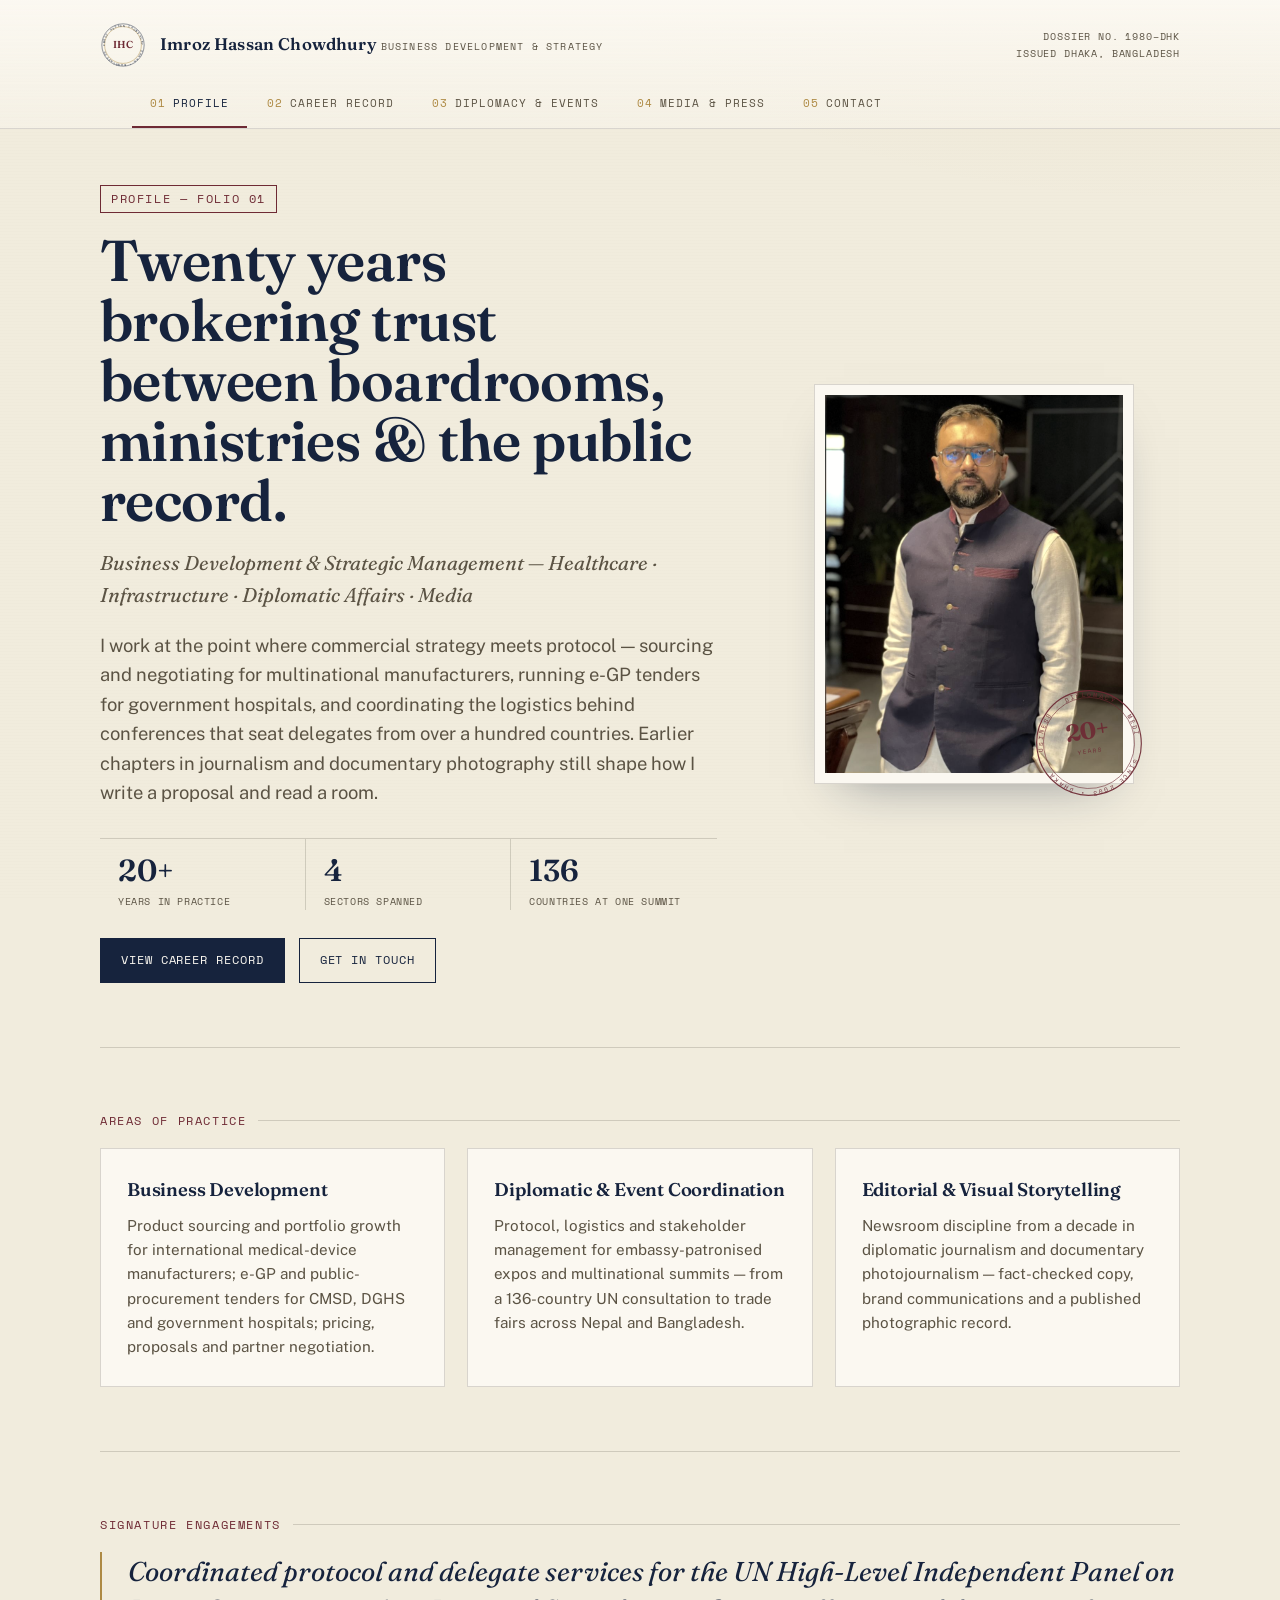
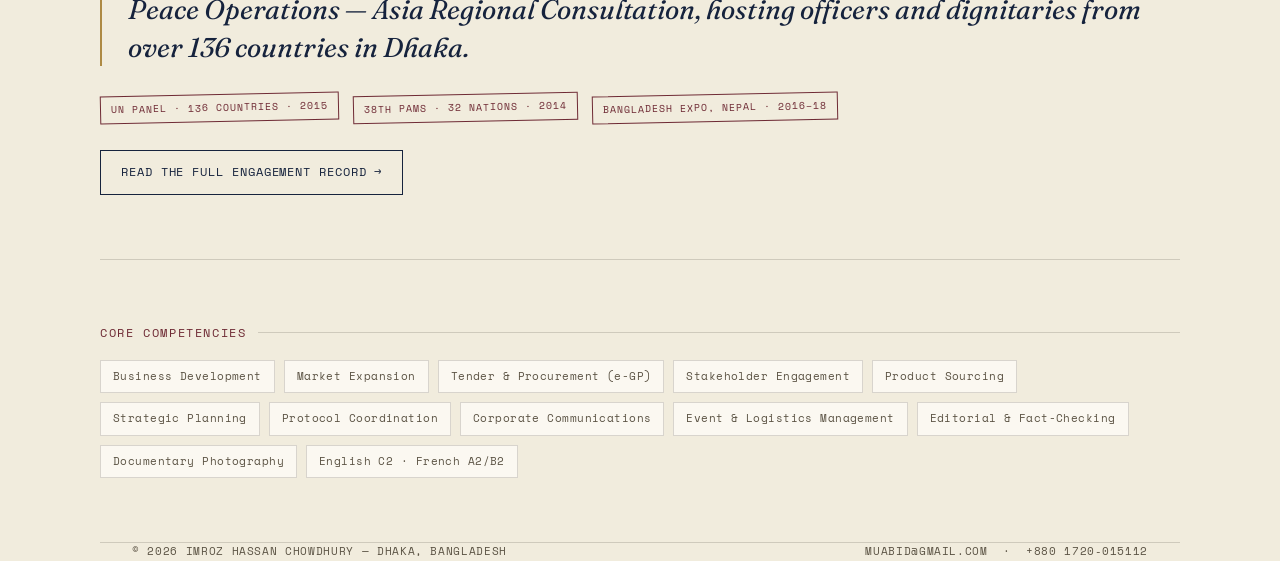
<file: index.html>
<!DOCTYPE html>
<html lang="en">
<head>
<meta charset="UTF-8">
<meta name="viewport" content="width=device-width, initial-scale=1.0">
<title>Imroz Hassan Chowdhury — Dossier</title>
<meta name="description" content="Imroz Hassan Chowdhury — Business Development & Strategic Management professional across healthcare, infrastructure, diplomacy and media.">
<link rel="preconnect" href="https://fonts.googleapis.com">
<link rel="preconnect" href="https://fonts.gstatic.com" crossorigin>
<link href="https://fonts.googleapis.com/css2?family=Fraunces:ital,wght@0,500;0,600;0,700;1,500&family=Public+Sans:wght@400;500;600;700&family=Space+Mono:wght@400;700&display=swap" rel="stylesheet">
<link rel="icon" href="favicon.ico" sizes="any">
<link rel="icon" type="image/png" sizes="32x32" href="favicon-32x32.png">
<link rel="icon" type="image/png" sizes="16x16" href="favicon-16x16.png">
<link rel="apple-touch-icon" href="apple-touch-icon.png">
<link rel="stylesheet" href="styles.css">
</head>
<body>

<header class="masthead">
  <div class="wrap masthead-top">
    <a class="brand" href="index.html">
      <svg class="seal" viewBox="0 0 100 100" role="img" aria-label="Seal of Imroz Hassan Chowdhury">
        <defs>
          <path id="sealTop1" d="M 10,50 A 40,40 0 1 1 90,50" />
          <path id="sealBot1" d="M 90,52 A 40,40 0 1 1 10,52" />
        </defs>
        <circle cx="50" cy="50" r="46" fill="none" stroke="var(--ink)" stroke-width="1"/>
        <circle cx="50" cy="50" r="40" fill="none" stroke="var(--gold)" stroke-width="1"/>
        <text font-family="Space Mono, monospace" font-size="6.2" letter-spacing="1.5" fill="var(--ink)">
          <textPath href="#sealTop1" startOffset="50%" text-anchor="middle">IMROZ HASSAN CHOWDHURY</textPath>
        </text>
        <text font-family="Space Mono, monospace" font-size="6.2" letter-spacing="1.5" fill="var(--ink)">
          <textPath href="#sealBot1" startOffset="50%" text-anchor="middle">DHAKA • BANGLADESH</textPath>
        </text>
        <text x="50" y="56" font-family="Fraunces, serif" font-size="22" font-weight="600" text-anchor="middle" fill="var(--maroon)">IHC</text>
      </svg>
      <span class="brand-text">
        <span class="name">Imroz Hassan Chowdhury</span>
        <span class="role">Business Development &amp; Strategy</span>
      </span>
    </a>
    <div class="doc-ref">Dossier No. 1980–DHK<br>Issued Dhaka, Bangladesh</div>
  </div>
  <nav class="tabnav wrap" aria-label="Primary">
    <a href="index.html" aria-current="page"><span class="n">01</span>Profile</a>
    <a href="career.html"><span class="n">02</span>Career Record</a>
    <a href="diplomacy.html"><span class="n">03</span>Diplomacy &amp; Events</a>
    <a href="media.html"><span class="n">04</span>Media &amp; Press</a>
    <a href="contact.html"><span class="n">05</span>Contact</a>
  </nav>
</header>

<main>
  <section class="folio wrap hero">
    <div class="hero-title">
      <span class="kicker">Profile — Folio 01</span>
      <h1>Twenty years brokering trust between boardrooms, ministries&nbsp;&amp; the public record.</h1>
      <p class="role-line">Business Development &amp; Strategic Management — Healthcare · Infrastructure · Diplomatic Affairs · Media</p>
      <p class="lede">I work at the point where commercial strategy meets protocol — sourcing and negotiating for multinational manufacturers, running e-GP tenders for government hospitals, and coordinating the logistics behind conferences that seat delegates from over a hundred countries. Earlier chapters in journalism and documentary photography still shape how I write a proposal and read a room.</p>
      <div class="stat-row">
        <div class="stat"><span class="num">20+</span><span class="label">Years in practice</span></div>
        <div class="stat"><span class="num">4</span><span class="label">Sectors spanned</span></div>
        <div class="stat"><span class="num">136</span><span class="label">Countries at one summit</span></div>
      </div>
      <div class="btnrow">
        <a class="btn primary" href="career.html">View career record</a>
        <a class="btn" href="contact.html">Get in touch</a>
      </div>
    </div>
    <div class="hero-portrait">
      <div class="frame"><img src="assets/imroz.jpg" alt="Portrait of Imroz Hassan Chowdhury"></div>
      <svg class="stamp" viewBox="0 0 140 140" role="img" aria-label="Twenty plus years, business, diplomacy, media stamp">
        <defs>
          <path id="stampTop1" d="M 15,70 A 55,55 0 1 1 125,70"/>
          <path id="stampBot1" d="M 125,72 A 55,55 0 1 1 15,72"/>
        </defs>
        <circle cx="70" cy="70" r="62" fill="none" stroke="var(--maroon)" stroke-width="1.4"/>
        <circle cx="70" cy="70" r="54" fill="none" stroke="var(--maroon)" stroke-width="0.7"/>
        <text font-family="Space Mono, monospace" font-size="7.4" letter-spacing="2" fill="var(--maroon)">
          <textPath href="#stampTop1" startOffset="50%" text-anchor="middle">BUSINESS · DIPLOMACY · MEDIA</textPath>
        </text>
        <text font-family="Space Mono, monospace" font-size="7.4" letter-spacing="2" fill="var(--maroon)">
          <textPath href="#stampBot1" startOffset="50%" text-anchor="middle">SINCE 2003 • DHAKA</textPath>
        </text>
        <text x="70" y="65" font-family="Fraunces, serif" font-weight="700" font-size="28" text-anchor="middle" fill="var(--maroon)">20+</text>
        <text x="70" y="82" font-family="Space Mono, monospace" font-size="7" letter-spacing="1.5" text-anchor="middle" fill="var(--maroon)">YEARS</text>
      </svg>
    </div>
  </section>

  <section class="folio wrap">
    <div class="folio-label">Areas of Practice</div>
    <div class="grid cols-3">
      <div class="card">
        <h3>Business Development</h3>
        <p>Product sourcing and portfolio growth for international medical-device manufacturers; e-GP and public-procurement tenders for CMSD, DGHS and government hospitals; pricing, proposals and partner negotiation.</p>
      </div>
      <div class="card">
        <h3>Diplomatic &amp; Event Coordination</h3>
        <p>Protocol, logistics and stakeholder management for embassy-patronised expos and multinational summits — from a 136-country UN consultation to trade fairs across Nepal and Bangladesh.</p>
      </div>
      <div class="card">
        <h3>Editorial &amp; Visual Storytelling</h3>
        <p>Newsroom discipline from a decade in diplomatic journalism and documentary photojournalism — fact-checked copy, brand communications and a published photographic record.</p>
      </div>
    </div>
  </section>

  <section class="folio wrap">
    <div class="folio-label">Signature Engagements</div>
    <p class="pullquote">Coordinated protocol and delegate services for the UN High-Level Independent Panel on Peace Operations — Asia Regional Consultation, hosting officers and dignitaries from over 136 countries in Dhaka.</p>
    <div class="btnrow">
      <span class="stamp-badge">UN Panel · 136 Countries · 2015</span>
      <span class="stamp-badge">38th PAMS · 32 Nations · 2014</span>
      <span class="stamp-badge">Bangladesh Expo, Nepal · 2016–18</span>
    </div>
    <div class="btnrow">
      <a class="btn" href="diplomacy.html">Read the full engagement record →</a>
    </div>
  </section>

  <section class="folio wrap">
    <div class="folio-label">Core Competencies</div>
    <div class="tags">
      <span class="tag">Business Development</span>
      <span class="tag">Market Expansion</span>
      <span class="tag">Tender &amp; Procurement (e-GP)</span>
      <span class="tag">Stakeholder Engagement</span>
      <span class="tag">Product Sourcing</span>
      <span class="tag">Strategic Planning</span>
      <span class="tag">Protocol Coordination</span>
      <span class="tag">Corporate Communications</span>
      <span class="tag">Event &amp; Logistics Management</span>
      <span class="tag">Editorial &amp; Fact-Checking</span>
      <span class="tag">Documentary Photography</span>
      <span class="tag">English C2 · French A2/B2</span>
    </div>
  </section>
</main>

<footer class="wrap">
  <div class="foot-row">
    <span>© <span id="yr"></span> Imroz Hassan Chowdhury — Dhaka, Bangladesh</span>
    <span><a href="mailto:muabid@gmail.com">muabid@gmail.com</a> &nbsp;·&nbsp; <a href="tel:+8801720015112">+880 1720‑015112</a></span>
  </div>
</footer>

<script src="script.js"></script>
</body>
</html>
</file>
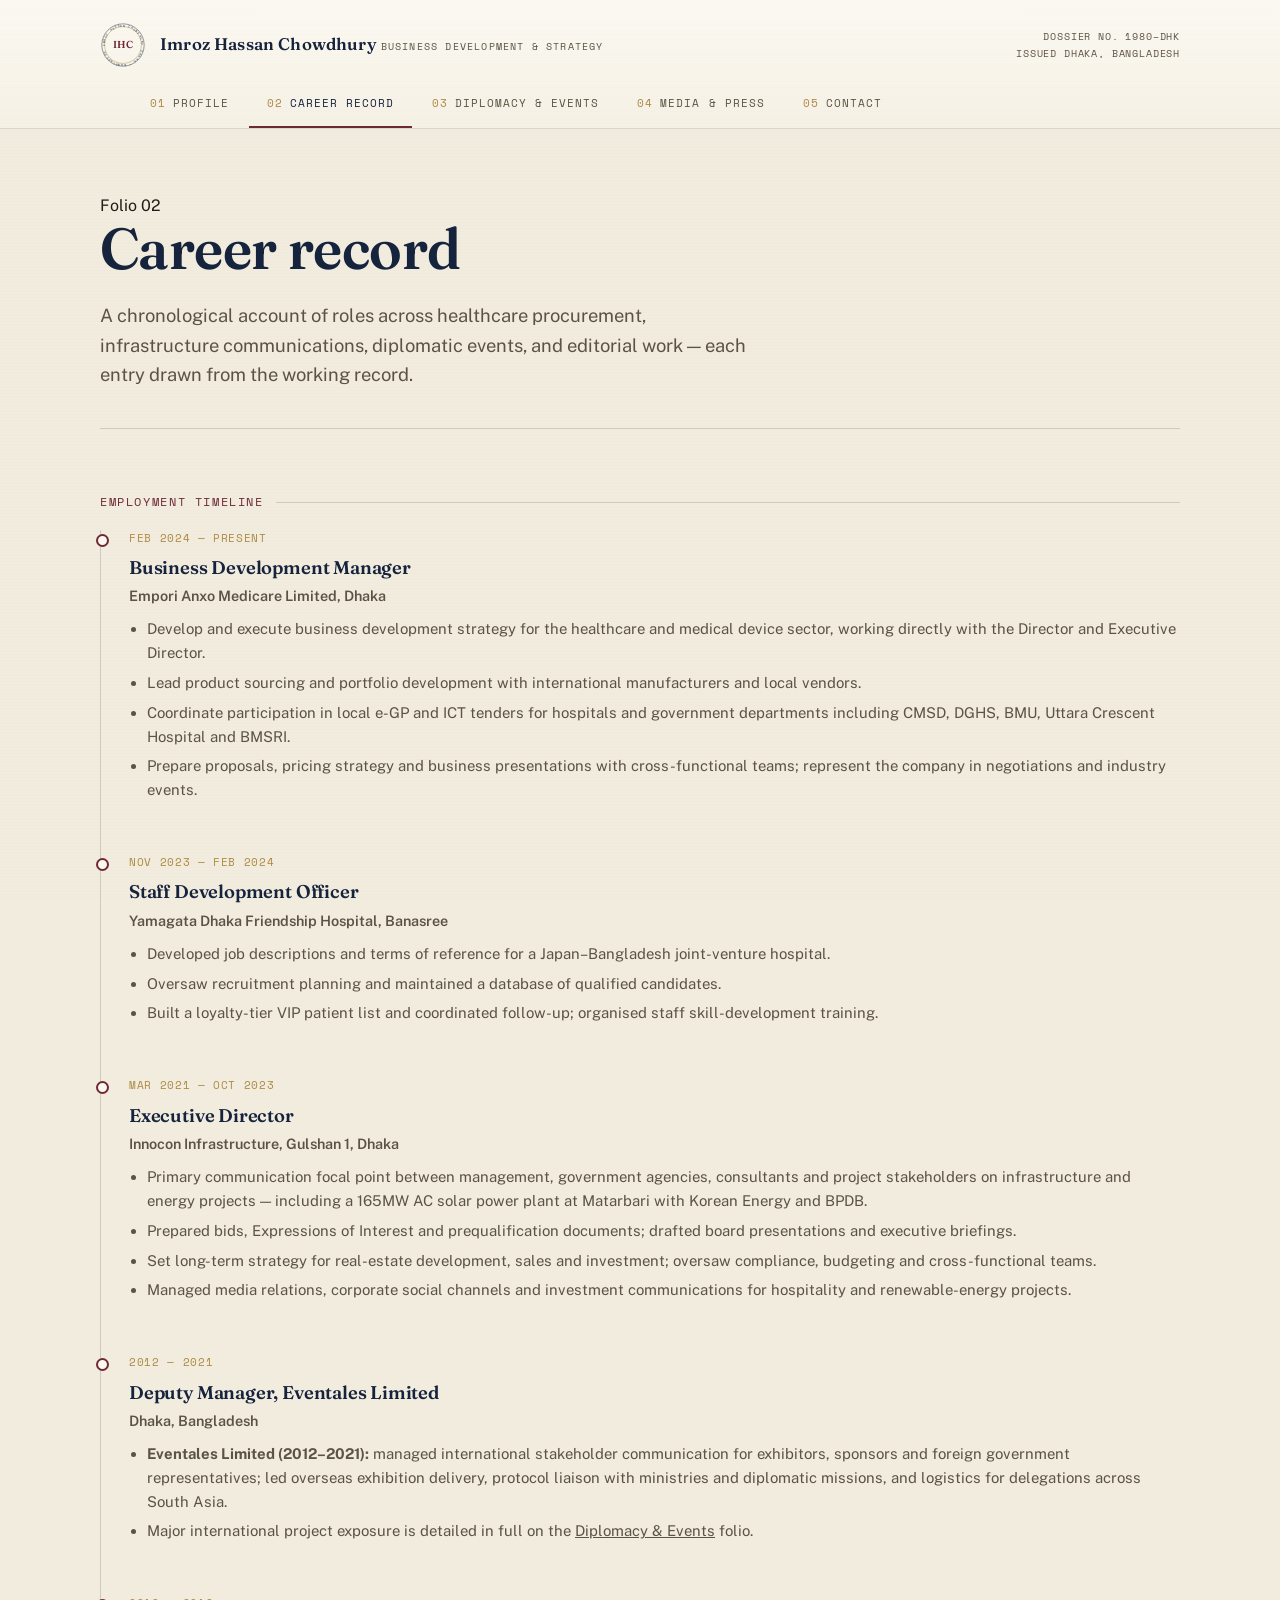
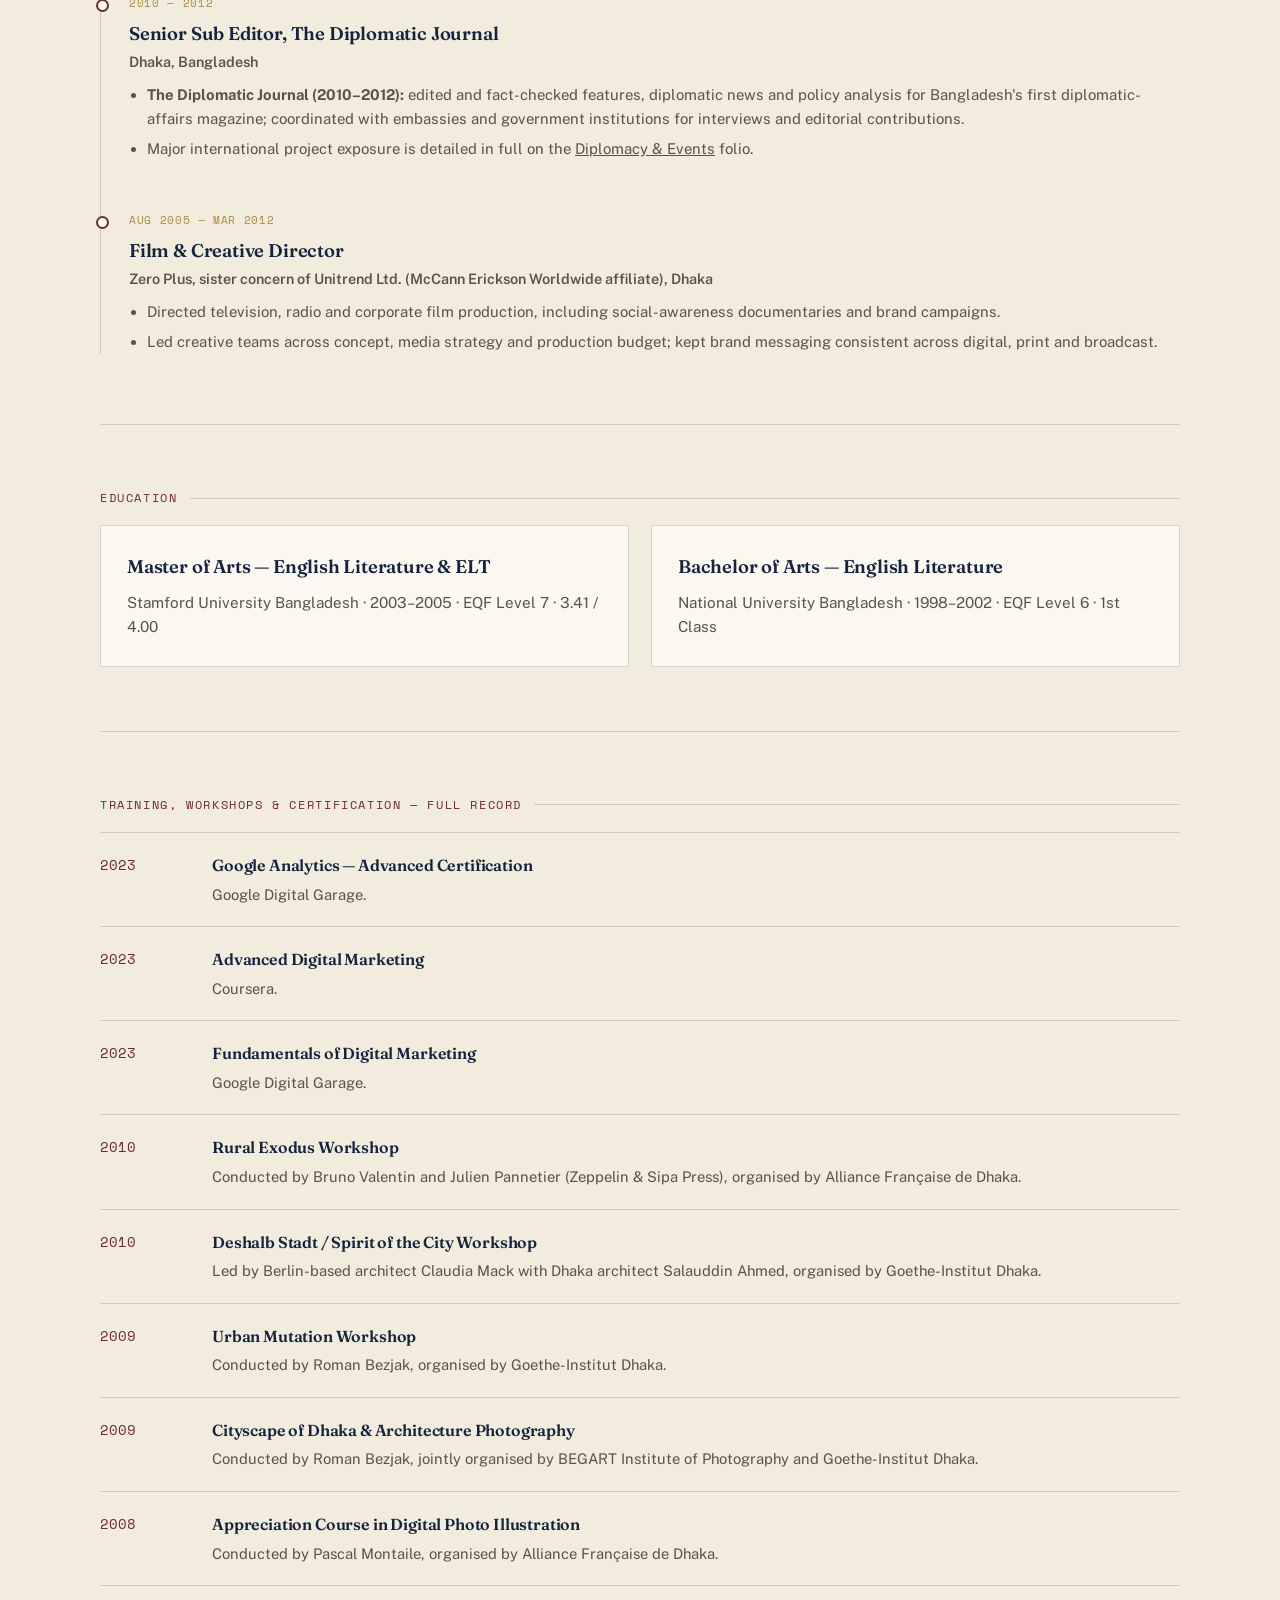
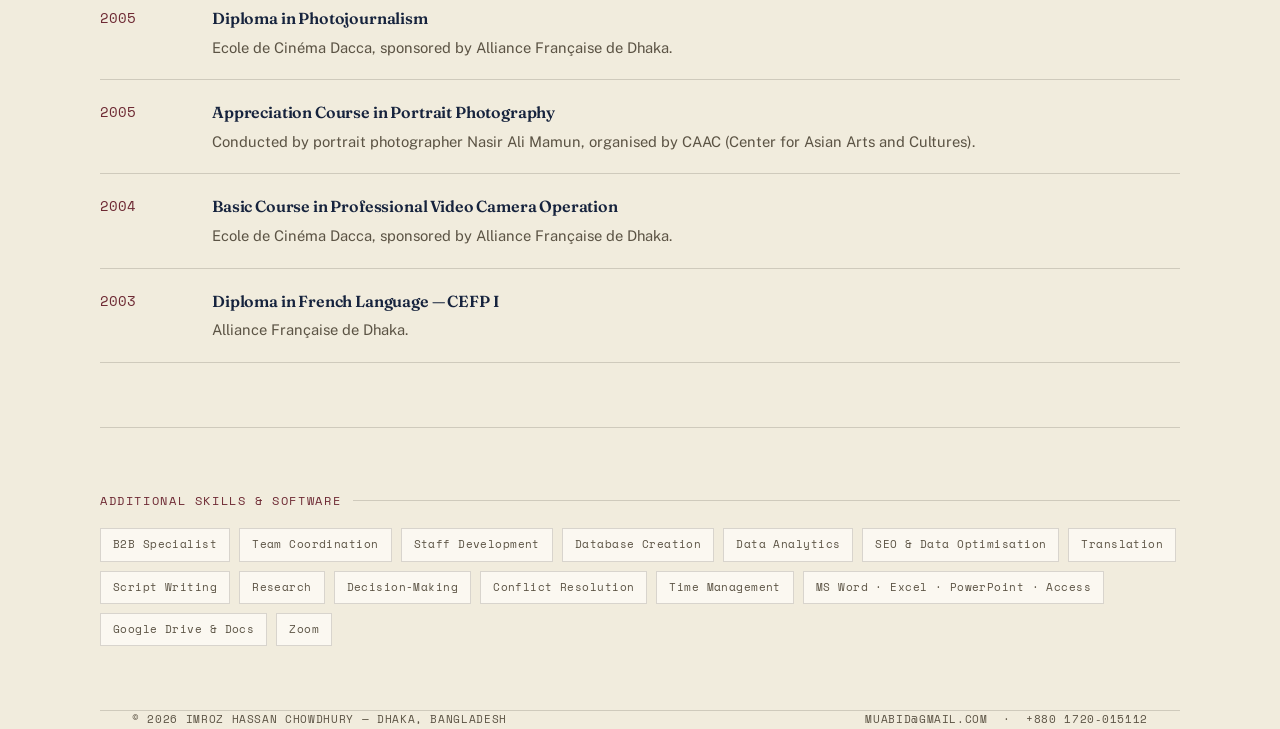
<file: career.html>
<!DOCTYPE html>
<html lang="en">
<head>
<meta charset="UTF-8">
<meta name="viewport" content="width=device-width, initial-scale=1.0">
<title>Career Record — Imroz Hassan Chowdhury</title>
<link rel="preconnect" href="https://fonts.googleapis.com">
<link rel="preconnect" href="https://fonts.gstatic.com" crossorigin>
<link href="https://fonts.googleapis.com/css2?family=Fraunces:ital,wght@0,500;0,600;0,700;1,500&family=Public+Sans:wght@400;500;600;700&family=Space+Mono:wght@400;700&display=swap" rel="stylesheet">
<link rel="stylesheet" href="styles.css">
</head>
<body>

<header class="masthead">
  <div class="wrap masthead-top">
    <a class="brand" href="index.html">
      <svg class="seal" viewBox="0 0 100 100" role="img" aria-label="Seal of Imroz Hassan Chowdhury">
        <defs>
          <path id="sealTop2" d="M 10,50 A 40,40 0 1 1 90,50" />
          <path id="sealBot2" d="M 90,52 A 40,40 0 1 1 10,52" />
        </defs>
        <circle cx="50" cy="50" r="46" fill="none" stroke="var(--ink)" stroke-width="1"/>
        <circle cx="50" cy="50" r="40" fill="none" stroke="var(--gold)" stroke-width="1"/>
        <text font-family="Space Mono, monospace" font-size="6.2" letter-spacing="1.5" fill="var(--ink)">
          <textPath href="#sealTop2" startOffset="50%" text-anchor="middle">IMROZ HASSAN CHOWDHURY</textPath>
        </text>
        <text font-family="Space Mono, monospace" font-size="6.2" letter-spacing="1.5" fill="var(--ink)">
          <textPath href="#sealBot2" startOffset="50%" text-anchor="middle">DHAKA • BANGLADESH</textPath>
        </text>
        <text x="50" y="56" font-family="Fraunces, serif" font-size="22" font-weight="600" text-anchor="middle" fill="var(--maroon)">IHC</text>
      </svg>
      <span class="brand-text">
        <span class="name">Imroz Hassan Chowdhury</span>
        <span class="role">Business Development &amp; Strategy</span>
      </span>
    </a>
    <div class="doc-ref">Dossier No. 1980–DHK<br>Issued Dhaka, Bangladesh</div>
  </div>
  <nav class="tabnav wrap" aria-label="Primary">
    <a href="index.html"><span class="n">01</span>Profile</a>
    <a href="career.html" aria-current="page"><span class="n">02</span>Career Record</a>
    <a href="diplomacy.html"><span class="n">03</span>Diplomacy &amp; Events</a>
    <a href="media.html"><span class="n">04</span>Media &amp; Press</a>
    <a href="contact.html"><span class="n">05</span>Contact</a>
  </nav>
</header>

<main>
  <section class="folio wrap" style="padding-bottom:20px;">
    <span class="kicker">Folio 02</span>
    <h1>Career record</h1>
    <p class="lede">A chronological account of roles across healthcare procurement, infrastructure communications, diplomatic events, and editorial work — each entry drawn from the working record.</p>
  </section>

  <section class="folio wrap">
    <div class="folio-label">Employment Timeline</div>
    <div class="timeline">

      <div class="tl-item">
        <span class="tl-dates">Feb 2024 — Present</span>
        <h3>Business Development Manager</h3>
        <span class="tl-org">Empori Anxo Medicare Limited, Dhaka</span>
        <ul>
          <li>Develop and execute business development strategy for the healthcare and medical device sector, working directly with the Director and Executive Director.</li>
          <li>Lead product sourcing and portfolio development with international manufacturers and local vendors.</li>
          <li>Coordinate participation in local e-GP and ICT tenders for hospitals and government departments including CMSD, DGHS, BMU, Uttara Crescent Hospital and BMSRI.</li>
          <li>Prepare proposals, pricing strategy and business presentations with cross-functional teams; represent the company in negotiations and industry events.</li>
        </ul>
      </div>

      <div class="tl-item">
        <span class="tl-dates">Nov 2023 — Feb 2024</span>
        <h3>Staff Development Officer</h3>
        <span class="tl-org">Yamagata Dhaka Friendship Hospital, Banasree</span>
        <ul>
          <li>Developed job descriptions and terms of reference for a Japan–Bangladesh joint-venture hospital.</li>
          <li>Oversaw recruitment planning and maintained a database of qualified candidates.</li>
          <li>Built a loyalty-tier VIP patient list and coordinated follow-up; organised staff skill-development training.</li>
        </ul>
      </div>

      <div class="tl-item">
        <span class="tl-dates">Mar 2021 — Oct 2023</span>
        <h3>Executive Director</h3>
        <span class="tl-org">Innocon Infrastructure, Gulshan 1, Dhaka</span>
        <ul>
          <li>Primary communication focal point between management, government agencies, consultants and project stakeholders on infrastructure and energy projects — including a 165MW AC solar power plant at Matarbari with Korean Energy and BPDB.</li>
          <li>Prepared bids, Expressions of Interest and prequalification documents; drafted board presentations and executive briefings.</li>
          <li>Set long-term strategy for real-estate development, sales and investment; oversaw compliance, budgeting and cross-functional teams.</li>
          <li>Managed media relations, corporate social channels and investment communications for hospitality and renewable-energy projects.</li>
        </ul>
      </div>

      <div class="tl-item">
        <span class="tl-dates">2012 — 2021</span>
        <h3>Deputy Manager, Eventales Limited</h3>
        <span class="tl-org">Dhaka, Bangladesh</span>
        <ul>
          <li><strong>Eventales Limited (2012–2021):</strong> managed international stakeholder communication for exhibitors, sponsors and foreign government representatives; led overseas exhibition delivery, protocol liaison with ministries and diplomatic missions, and logistics for delegations across South Asia.</li>
          <li>Major international project exposure is detailed in full on the <a href="diplomacy.html">Diplomacy &amp; Events</a> folio.</li>
        </ul>
      </div>

      <div class="tl-item">
        <span class="tl-dates">2010 — 2012</span>
        <h3>Senior Sub Editor, The Diplomatic Journal</h3>
        <span class="tl-org">Dhaka, Bangladesh</span>
        <ul>
          <li><strong>The Diplomatic Journal (2010–2012):</strong> edited and fact-checked features, diplomatic news and policy analysis for Bangladesh's first diplomatic-affairs magazine; coordinated with embassies and government institutions for interviews and editorial contributions.</li>
          <li>Major international project exposure is detailed in full on the <a href="diplomacy.html">Diplomacy &amp; Events</a> folio.</li>
        </ul>
      </div>

      <div class="tl-item">
        <span class="tl-dates">Aug 2005 — Mar 2012</span>
        <h3>Film &amp; Creative Director</h3>
        <span class="tl-org">Zero Plus, sister concern of Unitrend Ltd. (McCann Erickson Worldwide affiliate), Dhaka</span>
        <ul>
          <li>Directed television, radio and corporate film production, including social-awareness documentaries and brand campaigns.</li>
          <li>Led creative teams across concept, media strategy and production budget; kept brand messaging consistent across digital, print and broadcast.</li>
        </ul>
      </div>

    </div>
  </section>

  <section class="folio wrap">
    <div class="folio-label">Education</div>
    <div class="grid cols-2">
      <div class="card">
        <h3>Master of Arts — English Literature &amp; ELT</h3>
        <p>Stamford University Bangladesh · 2003–2005 · EQF Level 7 · 3.41 / 4.00</p>
      </div>
      <div class="card">
        <h3>Bachelor of Arts — English Literature</h3>
        <p>National University Bangladesh · 1998–2002 · EQF Level 6 · 1st Class</p>
      </div>
    </div>
  </section>

  <section class="folio wrap">
    <div class="folio-label">Training, Workshops &amp; Certification — Full Record</div>
    <div class="ledger">
      <div class="ledger-row">
        <span class="yr">2023</span>
        <div><h3>Google Analytics — Advanced Certification</h3><p>Google Digital Garage.</p></div>
      </div>
      <div class="ledger-row">
        <span class="yr">2023</span>
        <div><h3>Advanced Digital Marketing</h3><p>Coursera.</p></div>
      </div>
      <div class="ledger-row">
        <span class="yr">2023</span>
        <div><h3>Fundamentals of Digital Marketing</h3><p>Google Digital Garage.</p></div>
      </div>
      <div class="ledger-row">
        <span class="yr">2010</span>
        <div><h3>Rural Exodus Workshop</h3><p>Conducted by Bruno Valentin and Julien Pannetier (Zeppelin &amp; Sipa Press), organised by Alliance Française de Dhaka.</p></div>
      </div>
      <div class="ledger-row">
        <span class="yr">2010</span>
        <div><h3>Deshalb Stadt / Spirit of the City Workshop</h3><p>Led by Berlin-based architect Claudia Mack with Dhaka architect Salauddin Ahmed, organised by Goethe-Institut Dhaka.</p></div>
      </div>
      <div class="ledger-row">
        <span class="yr">2009</span>
        <div><h3>Urban Mutation Workshop</h3><p>Conducted by Roman Bezjak, organised by Goethe-Institut Dhaka.</p></div>
      </div>
      <div class="ledger-row">
        <span class="yr">2009</span>
        <div><h3>Cityscape of Dhaka &amp; Architecture Photography</h3><p>Conducted by Roman Bezjak, jointly organised by BEGART Institute of Photography and Goethe-Institut Dhaka.</p></div>
      </div>
      <div class="ledger-row">
        <span class="yr">2008</span>
        <div><h3>Appreciation Course in Digital Photo Illustration</h3><p>Conducted by Pascal Montaile, organised by Alliance Française de Dhaka.</p></div>
      </div>
      <div class="ledger-row">
        <span class="yr">2005</span>
        <div><h3>Diploma in Photojournalism</h3><p>Ecole de Cinéma Dacca, sponsored by Alliance Française de Dhaka.</p></div>
      </div>
      <div class="ledger-row">
        <span class="yr">2005</span>
        <div><h3>Appreciation Course in Portrait Photography</h3><p>Conducted by portrait photographer Nasir Ali Mamun, organised by CAAC (Center for Asian Arts and Cultures).</p></div>
      </div>
      <div class="ledger-row">
        <span class="yr">2004</span>
        <div><h3>Basic Course in Professional Video Camera Operation</h3><p>Ecole de Cinéma Dacca, sponsored by Alliance Française de Dhaka.</p></div>
      </div>
      <div class="ledger-row">
        <span class="yr">2003</span>
        <div><h3>Diploma in French Language — CEFP I</h3><p>Alliance Française de Dhaka.</p></div>
      </div>
    </div>
  </section>

  <section class="folio wrap">
    <div class="folio-label">Additional Skills &amp; Software</div>
    <div class="tags">
      <span class="tag">B2B Specialist</span>
      <span class="tag">Team Coordination</span>
      <span class="tag">Staff Development</span>
      <span class="tag">Database Creation</span>
      <span class="tag">Data Analytics</span>
      <span class="tag">SEO &amp; Data Optimisation</span>
      <span class="tag">Translation</span>
      <span class="tag">Script Writing</span>
      <span class="tag">Research</span>
      <span class="tag">Decision-Making</span>
      <span class="tag">Conflict Resolution</span>
      <span class="tag">Time Management</span>
      <span class="tag">MS Word · Excel · PowerPoint · Access</span>
      <span class="tag">Google Drive &amp; Docs</span>
      <span class="tag">Zoom</span>
    </div>
  </section>
</main>

<footer class="wrap">
  <div class="foot-row">
    <span>© <span id="yr"></span> Imroz Hassan Chowdhury — Dhaka, Bangladesh</span>
    <span><a href="mailto:muabid@gmail.com">muabid@gmail.com</a> &nbsp;·&nbsp; <a href="tel:+8801720015112">+880 1720‑015112</a></span>
  </div>
</footer>

<script src="script.js"></script>
</body>
</html>
</file>
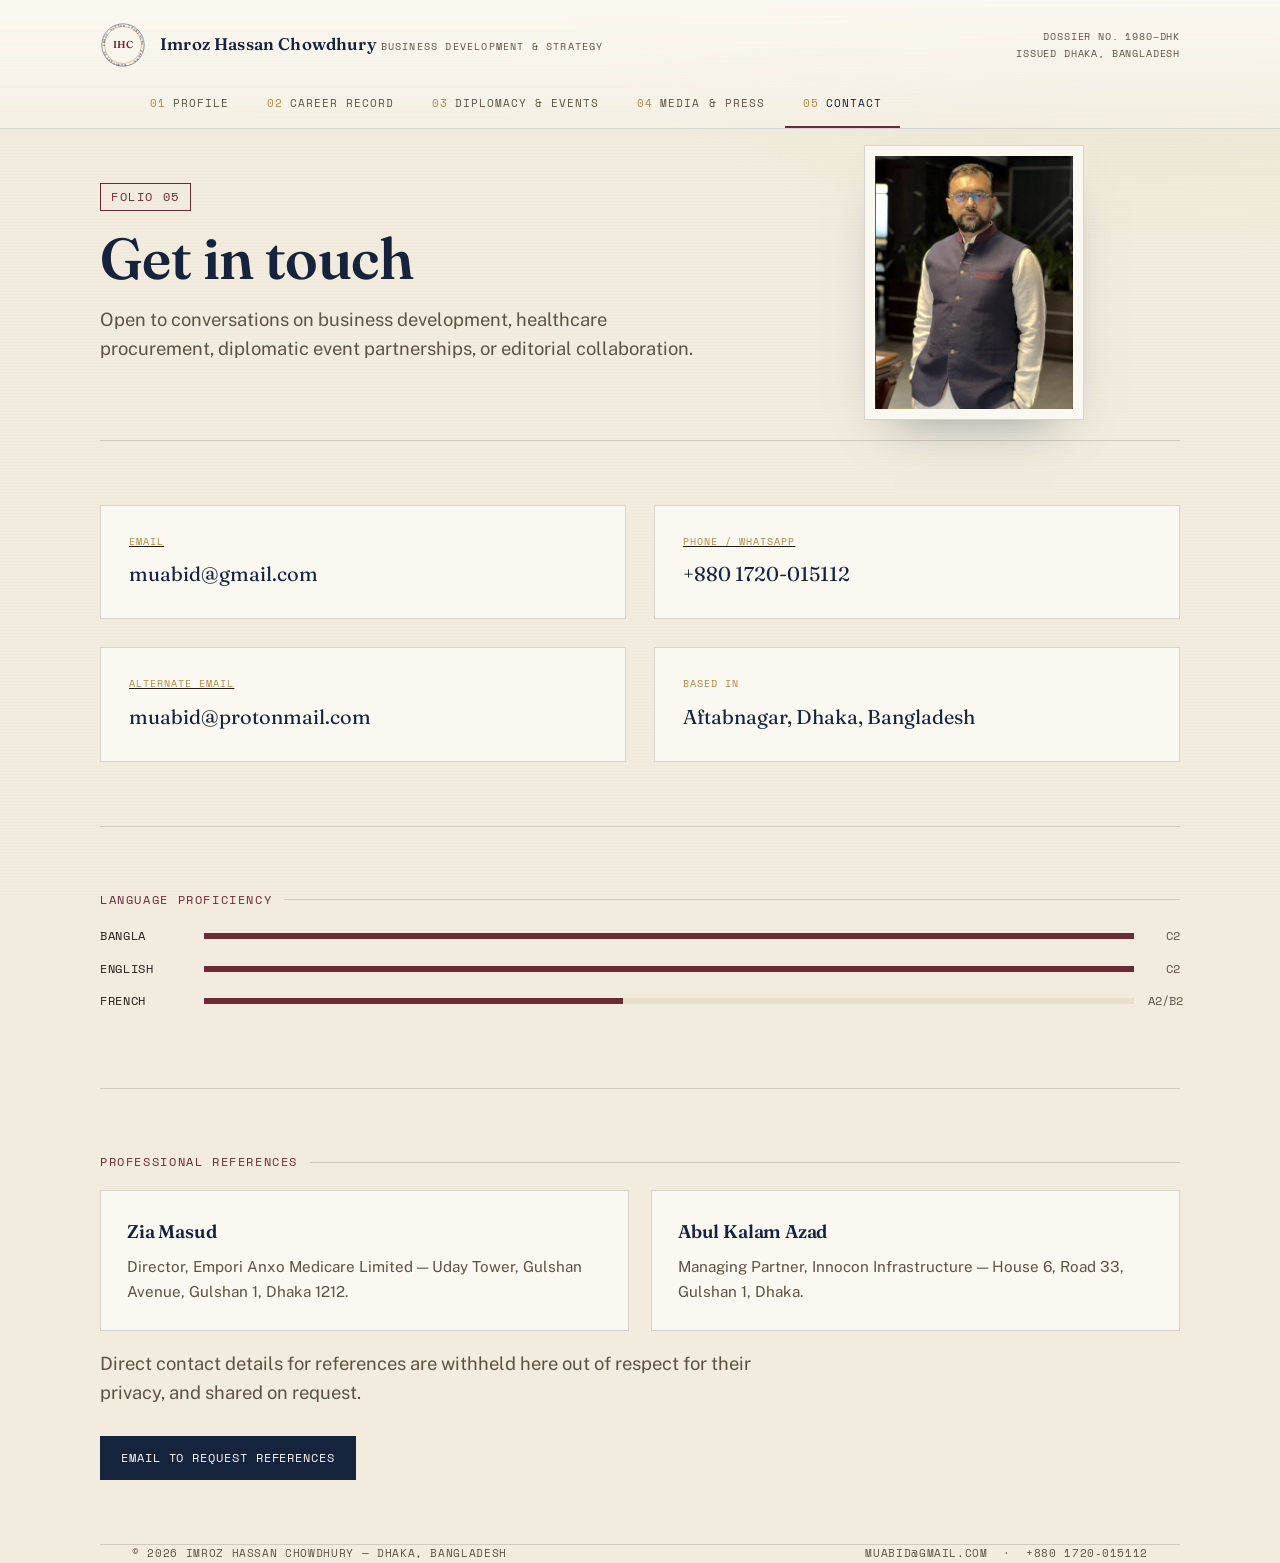
<file: contact.html>
<!DOCTYPE html>
<html lang="en">
<head>
<meta charset="UTF-8">
<meta name="viewport" content="width=device-width, initial-scale=1.0">
<title>Contact — Imroz Hassan Chowdhury</title>
<link rel="preconnect" href="https://fonts.googleapis.com">
<link rel="preconnect" href="https://fonts.gstatic.com" crossorigin>
<link href="https://fonts.googleapis.com/css2?family=Fraunces:ital,wght@0,500;0,600;0,700;1,500&family=Public+Sans:wght@400;500;600;700&family=Space+Mono:wght@400;700&display=swap" rel="stylesheet">
<link rel="icon" href="favicon.ico" sizes="any">
<link rel="icon" type="image/png" sizes="32x32" href="favicon-32x32.png">
<link rel="icon" type="image/png" sizes="16x16" href="favicon-16x16.png">
<link rel="apple-touch-icon" href="apple-touch-icon.png">
<link rel="stylesheet" href="styles.css">
</head>
<body>

<header class="masthead">
  <div class="wrap masthead-top">
    <a class="brand" href="index.html">
      <svg class="seal" viewBox="0 0 100 100" role="img" aria-label="Seal of Imroz Hassan Chowdhury">
        <defs>
          <path id="sealTop5" d="M 10,50 A 40,40 0 1 1 90,50" />
          <path id="sealBot5" d="M 90,52 A 40,40 0 1 1 10,52" />
        </defs>
        <circle cx="50" cy="50" r="46" fill="none" stroke="var(--ink)" stroke-width="1"/>
        <circle cx="50" cy="50" r="40" fill="none" stroke="var(--gold)" stroke-width="1"/>
        <text font-family="Space Mono, monospace" font-size="6.2" letter-spacing="1.5" fill="var(--ink)">
          <textPath href="#sealTop5" startOffset="50%" text-anchor="middle">IMROZ HASSAN CHOWDHURY</textPath>
        </text>
        <text font-family="Space Mono, monospace" font-size="6.2" letter-spacing="1.5" fill="var(--ink)">
          <textPath href="#sealBot5" startOffset="50%" text-anchor="middle">DHAKA • BANGLADESH</textPath>
        </text>
        <text x="50" y="56" font-family="Fraunces, serif" font-size="22" font-weight="600" text-anchor="middle" fill="var(--maroon)">IHC</text>
      </svg>
      <span class="brand-text">
        <span class="name">Imroz Hassan Chowdhury</span>
        <span class="role">Business Development &amp; Strategy</span>
      </span>
    </a>
    <div class="doc-ref">Dossier No. 1980–DHK<br>Issued Dhaka, Bangladesh</div>
  </div>
  <nav class="tabnav wrap" aria-label="Primary">
    <a href="index.html"><span class="n">01</span>Profile</a>
    <a href="career.html"><span class="n">02</span>Career Record</a>
    <a href="diplomacy.html"><span class="n">03</span>Diplomacy &amp; Events</a>
    <a href="media.html"><span class="n">04</span>Media &amp; Press</a>
    <a href="contact.html" aria-current="page"><span class="n">05</span>Contact</a>
  </nav>
</header>

<main>
  <section class="folio wrap hero" style="padding-top:16px; padding-bottom:20px;">
    <div class="hero-title" style="grid-column:1;">
      <span class="kicker">Folio 05</span>
      <h1>Get in touch</h1>
      <p class="lede">Open to conversations on business development, healthcare procurement, diplomatic event partnerships, or editorial collaboration.</p>
    </div>
    <div class="hero-portrait">
      <div class="frame" style="width:min(220px, 60vw);"><img src="assets/imroz.jpg" alt="Portrait of Imroz Hassan Chowdhury"></div>
    </div>
  </section>

  <section class="folio wrap">
    <div class="contact-grid">
      <a class="contact-card" href="mailto:muabid@gmail.com">
        <span class="k">Email</span>
        <span class="v">muabid@gmail.com</span>
      </a>
      <a class="contact-card" href="tel:+8801720015112">
        <span class="k">Phone / WhatsApp</span>
        <span class="v">+880 1720‑015112</span>
      </a>
      <a class="contact-card" href="mailto:muabid@protonmail.com">
        <span class="k">Alternate Email</span>
        <span class="v">muabid@protonmail.com</span>
      </a>
      <div class="contact-card">
        <span class="k">Based in</span>
        <span class="v">Aftabnagar, Dhaka, Bangladesh</span>
      </div>
    </div>
  </section>

  <section class="folio wrap">
    <div class="folio-label">Language Proficiency</div>
    <div class="lang-row">
      <span class="lname">Bangla</span>
      <span class="bar"><span style="width:100%"></span></span>
      <span class="lvl">C2</span>
    </div>
    <div class="lang-row">
      <span class="lname">English</span>
      <span class="bar"><span style="width:100%"></span></span>
      <span class="lvl">C2</span>
    </div>
    <div class="lang-row">
      <span class="lname">French</span>
      <span class="bar"><span style="width:45%"></span></span>
      <span class="lvl">A2/B2</span>
    </div>
  </section>

  <section class="folio wrap">
    <div class="folio-label">Professional References</div>
    <div class="grid cols-2">
      <div class="card">
        <h3>Zia Masud</h3>
        <p>Director, Empori Anxo Medicare Limited — Uday Tower, Gulshan Avenue, Gulshan 1, Dhaka 1212.</p>
      </div>
      <div class="card">
        <h3>Abul Kalam Azad</h3>
        <p>Managing Partner, Innocon Infrastructure — House 6, Road 33, Gulshan 1, Dhaka.</p>
      </div>
    </div>
    <p class="lede" style="margin-top:18px;">Direct contact details for references are withheld here out of respect for their privacy, and shared on request.</p>
    <div class="btnrow">
      <a class="btn primary" href="mailto:muabid@gmail.com">Email to request references</a>
    </div>
  </section>
</main>

<footer class="wrap">
  <div class="foot-row">
    <span>© <span id="yr"></span> Imroz Hassan Chowdhury — Dhaka, Bangladesh</span>
    <span><a href="mailto:muabid@gmail.com">muabid@gmail.com</a> &nbsp;·&nbsp; <a href="tel:+8801720015112">+880 1720‑015112</a></span>
  </div>
</footer>

<script src="script.js"></script>
</body>
</html>
</file>
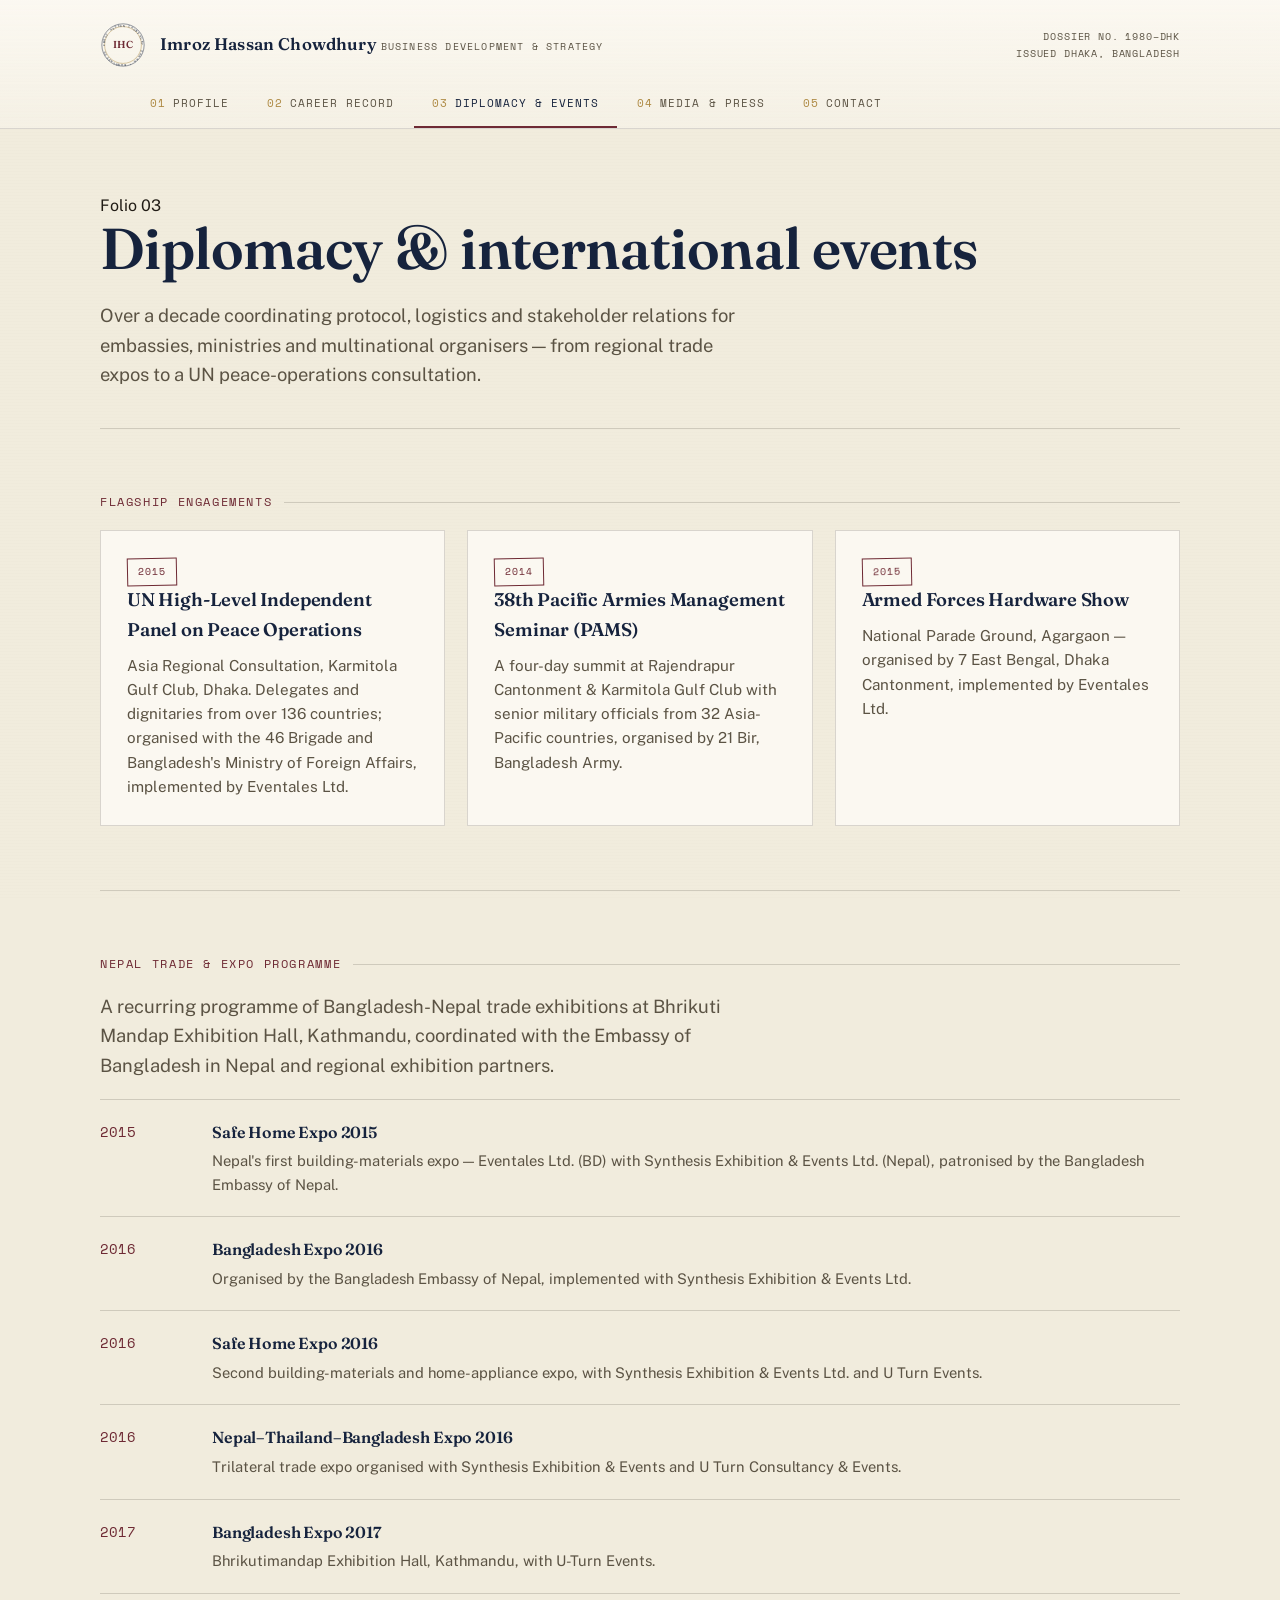
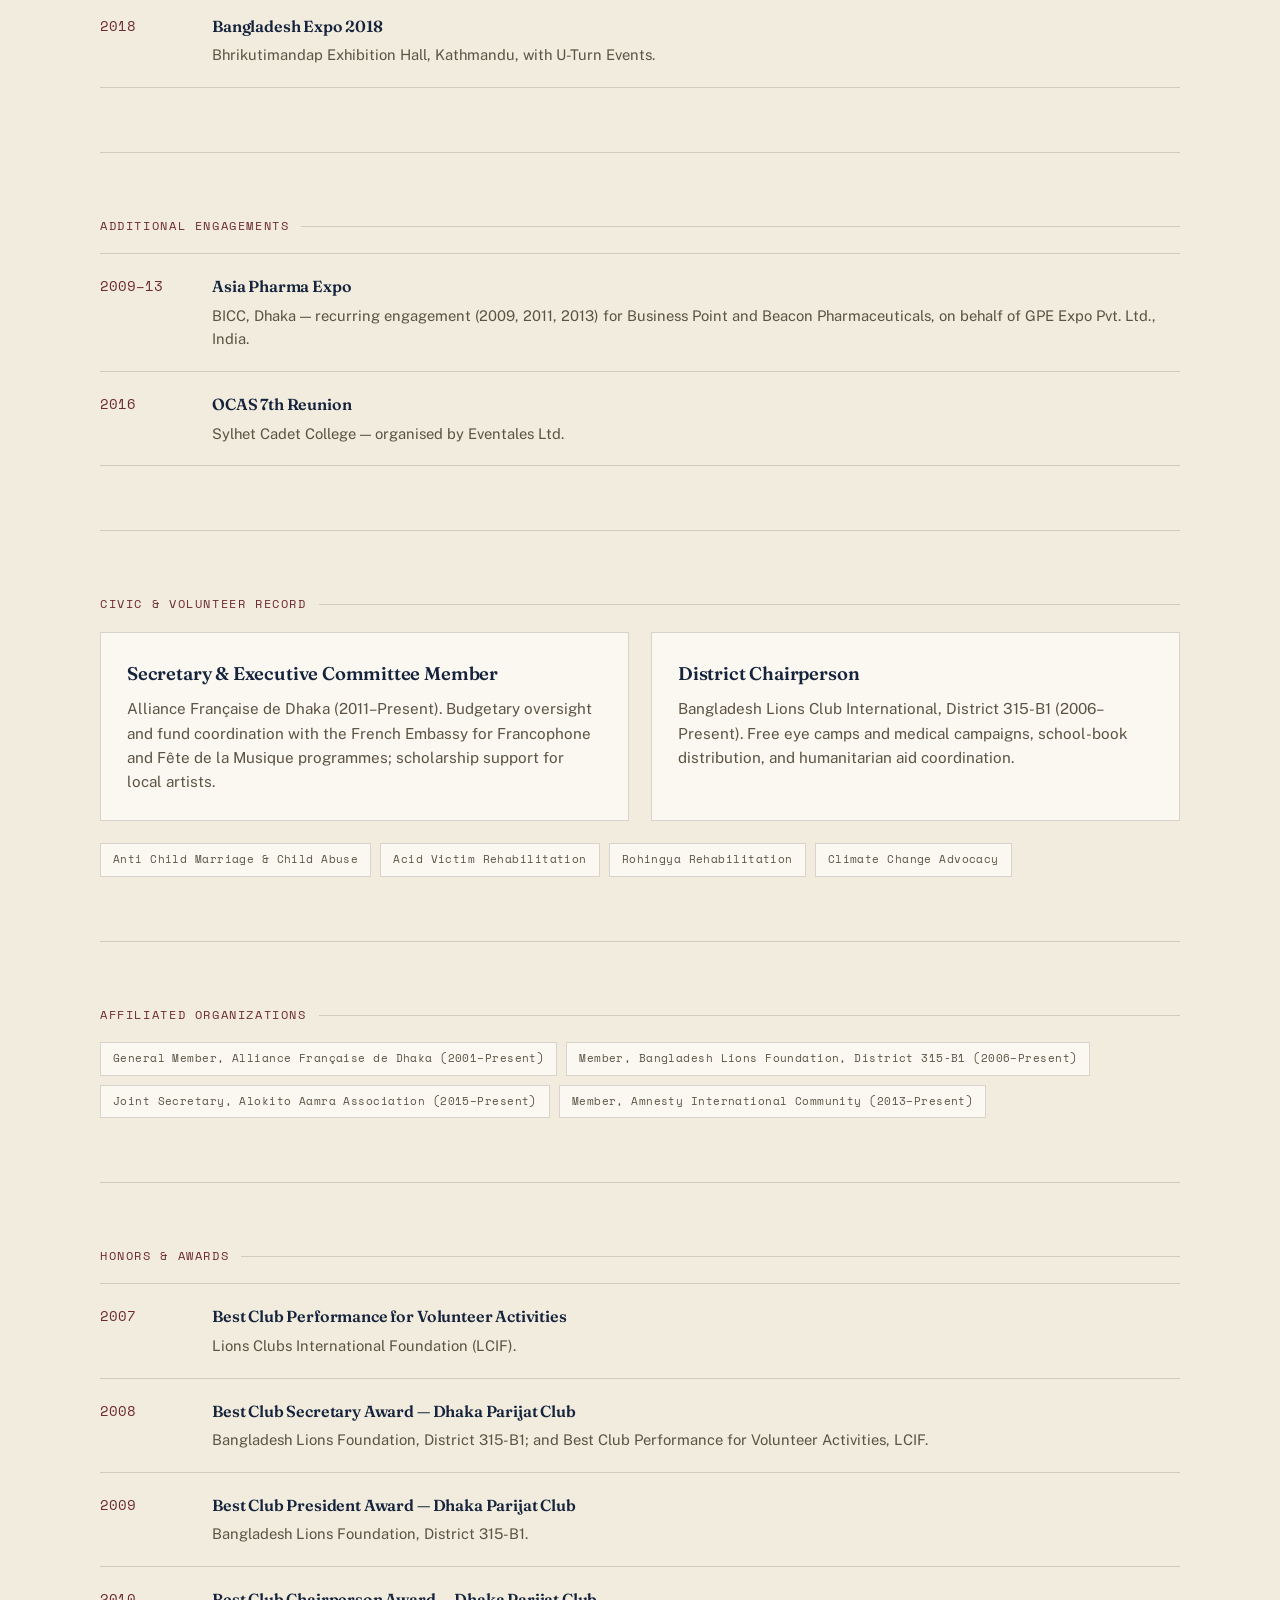
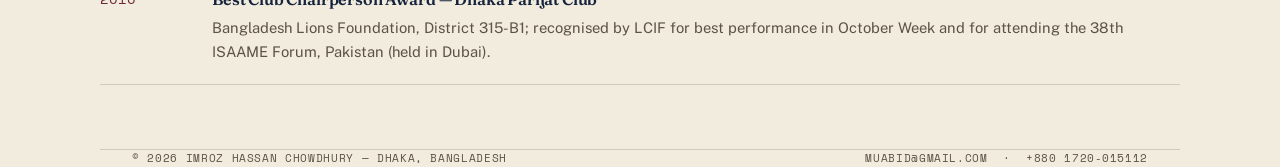
<file: diplomacy.html>
<!DOCTYPE html>
<html lang="en">
<head>
<meta charset="UTF-8">
<meta name="viewport" content="width=device-width, initial-scale=1.0">
<title>Diplomacy &amp; Events — Imroz Hassan Chowdhury</title>
<link rel="preconnect" href="https://fonts.googleapis.com">
<link rel="preconnect" href="https://fonts.gstatic.com" crossorigin>
<link href="https://fonts.googleapis.com/css2?family=Fraunces:ital,wght@0,500;0,600;0,700;1,500&family=Public+Sans:wght@400;500;600;700&family=Space+Mono:wght@400;700&display=swap" rel="stylesheet">
<link rel="stylesheet" href="styles.css">
</head>
<body>

<header class="masthead">
  <div class="wrap masthead-top">
    <a class="brand" href="index.html">
      <svg class="seal" viewBox="0 0 100 100" role="img" aria-label="Seal of Imroz Hassan Chowdhury">
        <defs>
          <path id="sealTop3" d="M 10,50 A 40,40 0 1 1 90,50" />
          <path id="sealBot3" d="M 90,52 A 40,40 0 1 1 10,52" />
        </defs>
        <circle cx="50" cy="50" r="46" fill="none" stroke="var(--ink)" stroke-width="1"/>
        <circle cx="50" cy="50" r="40" fill="none" stroke="var(--gold)" stroke-width="1"/>
        <text font-family="Space Mono, monospace" font-size="6.2" letter-spacing="1.5" fill="var(--ink)">
          <textPath href="#sealTop3" startOffset="50%" text-anchor="middle">IMROZ HASSAN CHOWDHURY</textPath>
        </text>
        <text font-family="Space Mono, monospace" font-size="6.2" letter-spacing="1.5" fill="var(--ink)">
          <textPath href="#sealBot3" startOffset="50%" text-anchor="middle">DHAKA • BANGLADESH</textPath>
        </text>
        <text x="50" y="56" font-family="Fraunces, serif" font-size="22" font-weight="600" text-anchor="middle" fill="var(--maroon)">IHC</text>
      </svg>
      <span class="brand-text">
        <span class="name">Imroz Hassan Chowdhury</span>
        <span class="role">Business Development &amp; Strategy</span>
      </span>
    </a>
    <div class="doc-ref">Dossier No. 1980–DHK<br>Issued Dhaka, Bangladesh</div>
  </div>
  <nav class="tabnav wrap" aria-label="Primary">
    <a href="index.html"><span class="n">01</span>Profile</a>
    <a href="career.html"><span class="n">02</span>Career Record</a>
    <a href="diplomacy.html" aria-current="page"><span class="n">03</span>Diplomacy &amp; Events</a>
    <a href="media.html"><span class="n">04</span>Media &amp; Press</a>
    <a href="contact.html"><span class="n">05</span>Contact</a>
  </nav>
</header>

<main>
  <section class="folio wrap" style="padding-bottom:20px;">
    <span class="kicker">Folio 03</span>
    <h1>Diplomacy &amp; international events</h1>
    <p class="lede">Over a decade coordinating protocol, logistics and stakeholder relations for embassies, ministries and multinational organisers — from regional trade expos to a UN peace-operations consultation.</p>
  </section>

  <section class="folio wrap">
    <div class="folio-label">Flagship Engagements</div>
    <div class="grid cols-3">
      <div class="card">
        <span class="stamp-badge">2015</span>
        <h3>UN High-Level Independent Panel on Peace Operations</h3>
        <p>Asia Regional Consultation, Karmitola Gulf Club, Dhaka. Delegates and dignitaries from over 136 countries; organised with the 46 Brigade and Bangladesh's Ministry of Foreign Affairs, implemented by Eventales Ltd.</p>
      </div>
      <div class="card">
        <span class="stamp-badge">2014</span>
        <h3>38th Pacific Armies Management Seminar (PAMS)</h3>
        <p>A four-day summit at Rajendrapur Cantonment &amp; Karmitola Gulf Club with senior military officials from 32 Asia-Pacific countries, organised by 21 Bir, Bangladesh Army.</p>
      </div>
      <div class="card">
        <span class="stamp-badge">2015</span>
        <h3>Armed Forces Hardware Show</h3>
        <p>National Parade Ground, Agargaon — organised by 7 East Bengal, Dhaka Cantonment, implemented by Eventales Ltd.</p>
      </div>
    </div>
  </section>

  <section class="folio wrap">
    <div class="folio-label">Nepal Trade &amp; Expo Programme</div>
    <p class="lede">A recurring programme of Bangladesh-Nepal trade exhibitions at Bhrikuti Mandap Exhibition Hall, Kathmandu, coordinated with the Embassy of Bangladesh in Nepal and regional exhibition partners.</p>
    <div class="ledger">
      <div class="ledger-row">
        <span class="yr">2015</span>
        <div><h3>Safe Home Expo 2015</h3><p>Nepal's first building-materials expo — Eventales Ltd. (BD) with Synthesis Exhibition &amp; Events Ltd. (Nepal), patronised by the Bangladesh Embassy of Nepal.</p></div>
      </div>
      <div class="ledger-row">
        <span class="yr">2016</span>
        <div><h3>Bangladesh Expo 2016</h3><p>Organised by the Bangladesh Embassy of Nepal, implemented with Synthesis Exhibition &amp; Events Ltd.</p></div>
      </div>
      <div class="ledger-row">
        <span class="yr">2016</span>
        <div><h3>Safe Home Expo 2016</h3><p>Second building-materials and home-appliance expo, with Synthesis Exhibition &amp; Events Ltd. and U Turn Events.</p></div>
      </div>
      <div class="ledger-row">
        <span class="yr">2016</span>
        <div><h3>Nepal–Thailand–Bangladesh Expo 2016</h3><p>Trilateral trade expo organised with Synthesis Exhibition &amp; Events and U Turn Consultancy &amp; Events.</p></div>
      </div>
      <div class="ledger-row">
        <span class="yr">2017</span>
        <div><h3>Bangladesh Expo 2017</h3><p>Bhrikutimandap Exhibition Hall, Kathmandu, with U-Turn Events.</p></div>
      </div>
      <div class="ledger-row">
        <span class="yr">2018</span>
        <div><h3>Bangladesh Expo 2018</h3><p>Bhrikutimandap Exhibition Hall, Kathmandu, with U-Turn Events.</p></div>
      </div>
    </div>
  </section>

  <section class="folio wrap">
    <div class="folio-label">Additional Engagements</div>
    <div class="ledger">
      <div class="ledger-row">
        <span class="yr">2009–13</span>
        <div><h3>Asia Pharma Expo</h3><p>BICC, Dhaka — recurring engagement (2009, 2011, 2013) for Business Point and Beacon Pharmaceuticals, on behalf of GPE Expo Pvt. Ltd., India.</p></div>
      </div>
      <div class="ledger-row">
        <span class="yr">2016</span>
        <div><h3>OCAS 7th Reunion</h3><p>Sylhet Cadet College — organised by Eventales Ltd.</p></div>
      </div>
    </div>
  </section>

  <section class="folio wrap">
    <div class="folio-label">Civic &amp; Volunteer Record</div>
    <div class="grid cols-2">
      <div class="card">
        <h3>Secretary &amp; Executive Committee Member</h3>
        <p>Alliance Française de Dhaka (2011–Present). Budgetary oversight and fund coordination with the French Embassy for Francophone and Fête de la Musique programmes; scholarship support for local artists.</p>
      </div>
      <div class="card">
        <h3>District Chairperson</h3>
        <p>Bangladesh Lions Club International, District 315-B1 (2006–Present). Free eye camps and medical campaigns, school-book distribution, and humanitarian aid coordination.</p>
      </div>
    </div>
    <div class="tags" style="margin-top:22px;">
      <span class="tag">Anti Child Marriage &amp; Child Abuse</span>
      <span class="tag">Acid Victim Rehabilitation</span>
      <span class="tag">Rohingya Rehabilitation</span>
      <span class="tag">Climate Change Advocacy</span>
    </div>
  </section>

  <section class="folio wrap">
    <div class="folio-label">Affiliated Organizations</div>
    <div class="tags">
      <span class="tag">General Member, Alliance Française de Dhaka (2001–Present)</span>
      <span class="tag">Member, Bangladesh Lions Foundation, District 315-B1 (2006–Present)</span>
      <span class="tag">Joint Secretary, Alokito Aamra Association (2015–Present)</span>
      <span class="tag">Member, Amnesty International Community (2013–Present)</span>
    </div>
  </section>

  <section class="folio wrap">
    <div class="folio-label">Honors &amp; Awards</div>
    <div class="ledger">
      <div class="ledger-row">
        <span class="yr">2007</span>
        <div><h3>Best Club Performance for Volunteer Activities</h3><p>Lions Clubs International Foundation (LCIF).</p></div>
      </div>
      <div class="ledger-row">
        <span class="yr">2008</span>
        <div><h3>Best Club Secretary Award — Dhaka Parijat Club</h3><p>Bangladesh Lions Foundation, District 315-B1; and Best Club Performance for Volunteer Activities, LCIF.</p></div>
      </div>
      <div class="ledger-row">
        <span class="yr">2009</span>
        <div><h3>Best Club President Award — Dhaka Parijat Club</h3><p>Bangladesh Lions Foundation, District 315-B1.</p></div>
      </div>
      <div class="ledger-row">
        <span class="yr">2010</span>
        <div><h3>Best Club Chairperson Award — Dhaka Parijat Club</h3><p>Bangladesh Lions Foundation, District 315-B1; recognised by LCIF for best performance in October Week and for attending the 38th ISAAME Forum, Pakistan (held in Dubai).</p></div>
      </div>
    </div>
  </section>
</main>

<footer class="wrap">
  <div class="foot-row">
    <span>© <span id="yr"></span> Imroz Hassan Chowdhury — Dhaka, Bangladesh</span>
    <span><a href="mailto:muabid@gmail.com">muabid@gmail.com</a> &nbsp;·&nbsp; <a href="tel:+8801720015112">+880 1720‑015112</a></span>
  </div>
</footer>

<script src="script.js"></script>
</body>
</html>
</file>
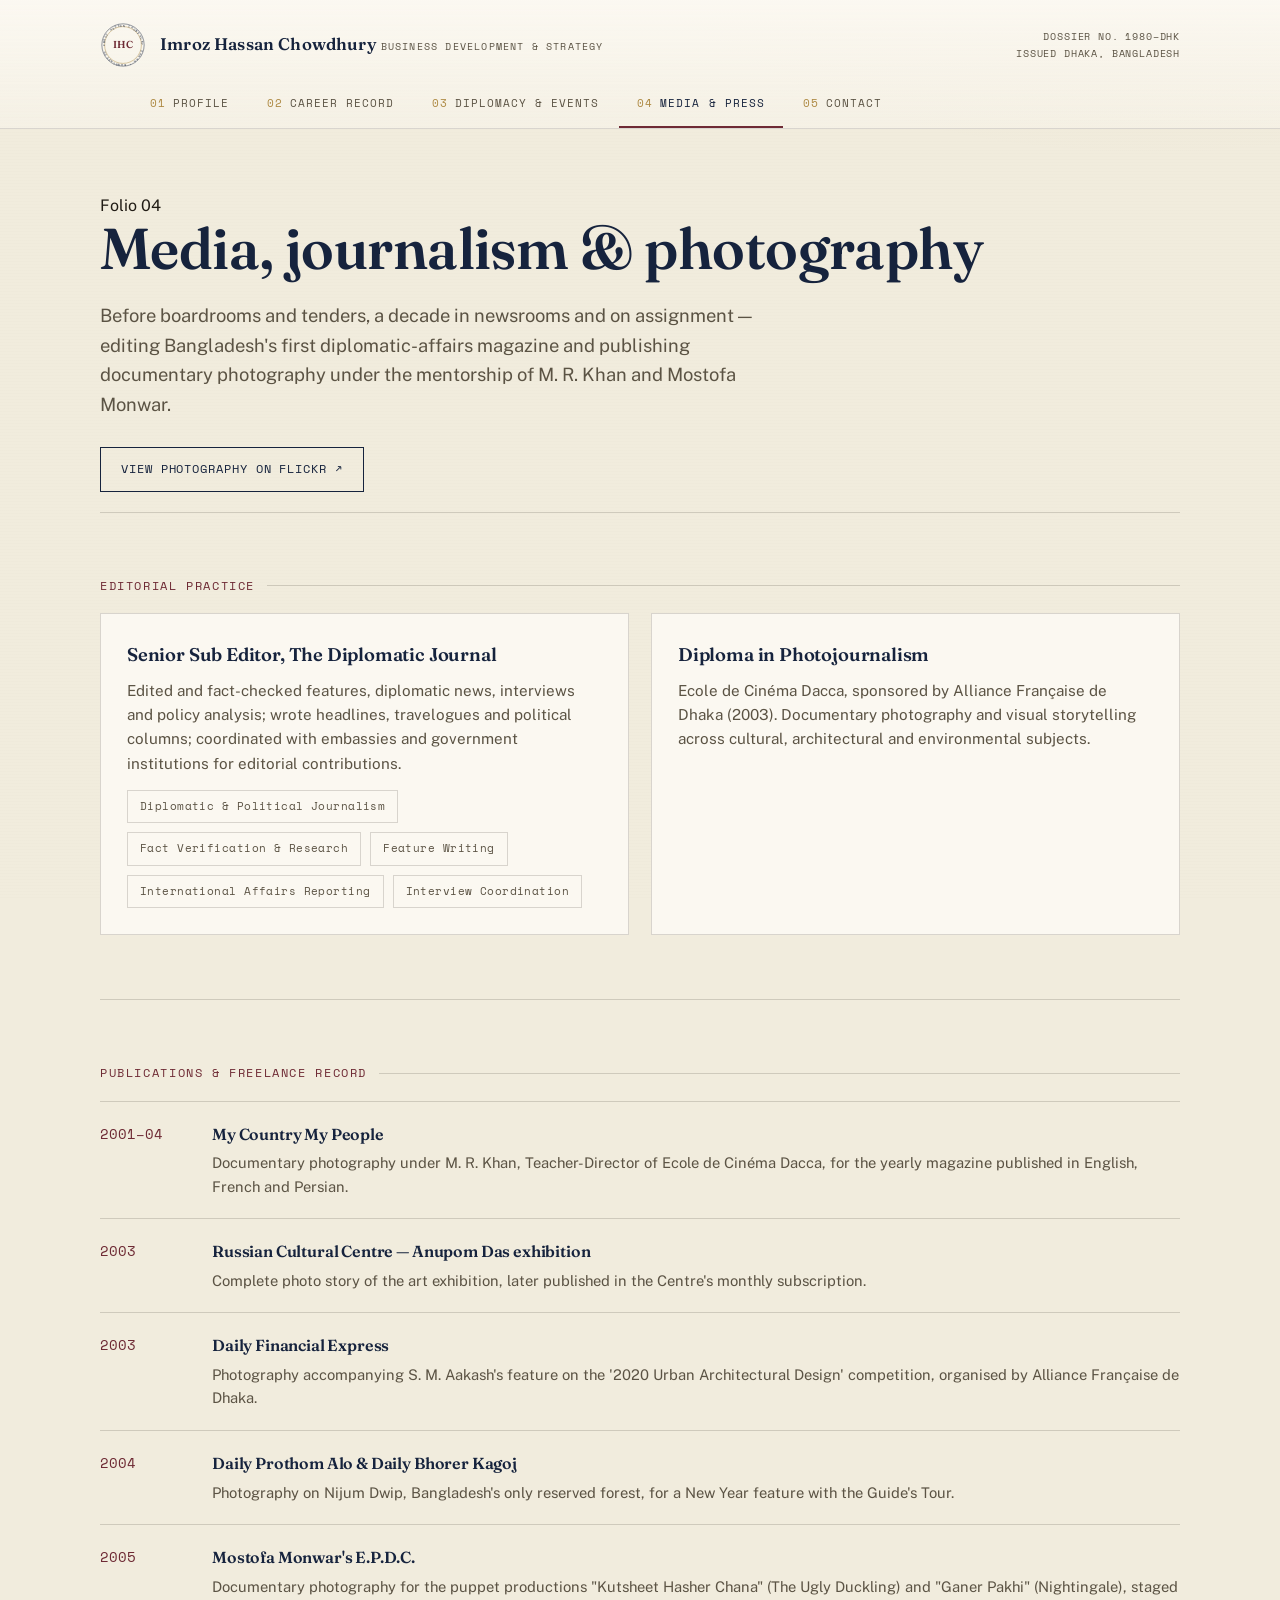
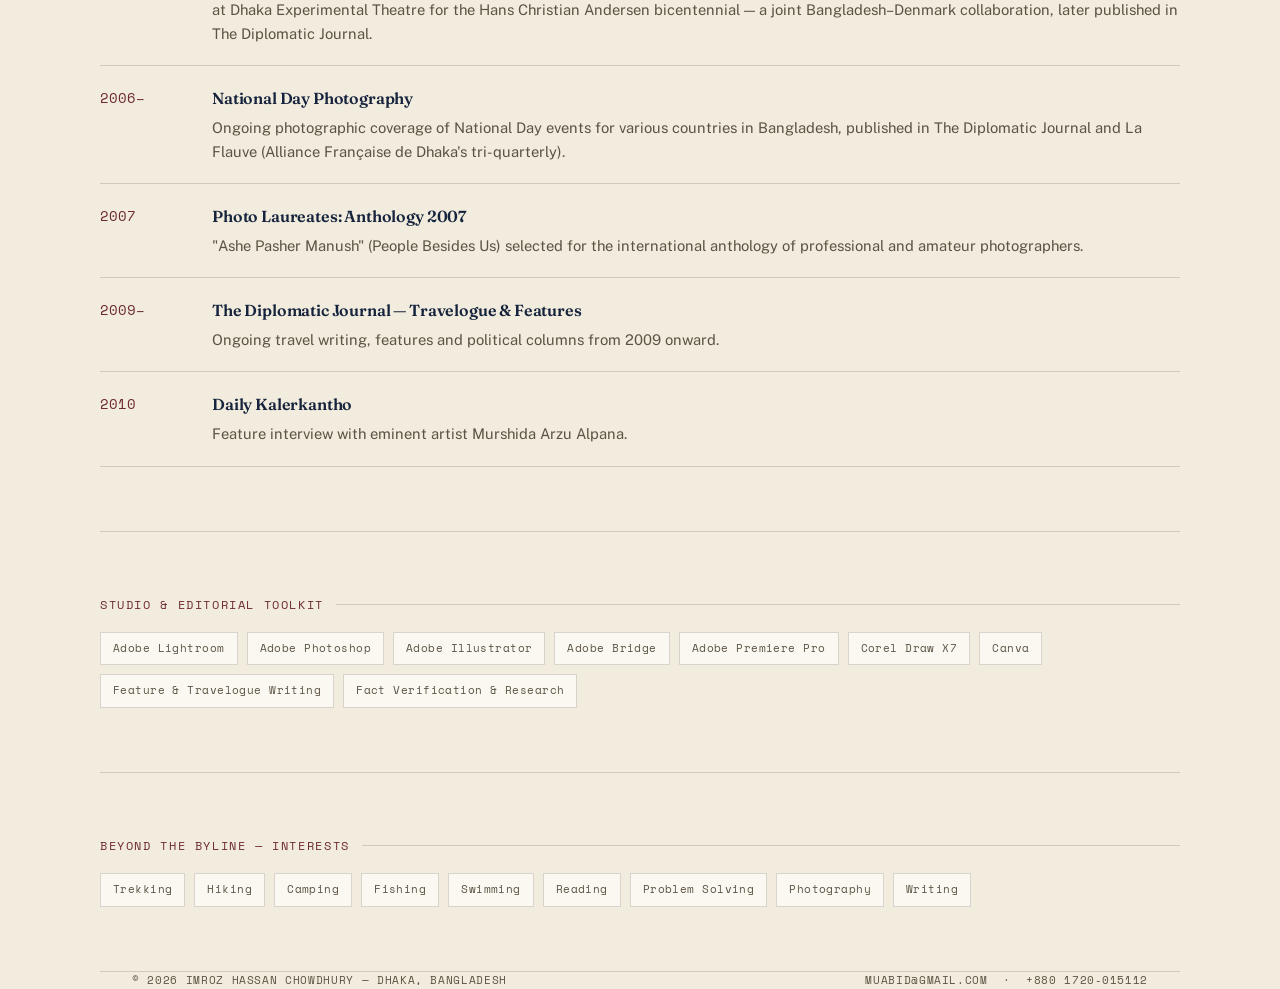
<file: media.html>
<!DOCTYPE html>
<html lang="en">
<head>
<meta charset="UTF-8">
<meta name="viewport" content="width=device-width, initial-scale=1.0">
<title>Media &amp; Press — Imroz Hassan Chowdhury</title>
<link rel="preconnect" href="https://fonts.googleapis.com">
<link rel="preconnect" href="https://fonts.gstatic.com" crossorigin>
<link href="https://fonts.googleapis.com/css2?family=Fraunces:ital,wght@0,500;0,600;0,700;1,500&family=Public+Sans:wght@400;500;600;700&family=Space+Mono:wght@400;700&display=swap" rel="stylesheet">
<link rel="stylesheet" href="styles.css">
</head>
<body>

<header class="masthead">
  <div class="wrap masthead-top">
    <a class="brand" href="index.html">
      <svg class="seal" viewBox="0 0 100 100" role="img" aria-label="Seal of Imroz Hassan Chowdhury">
        <defs>
          <path id="sealTop4" d="M 10,50 A 40,40 0 1 1 90,50" />
          <path id="sealBot4" d="M 90,52 A 40,40 0 1 1 10,52" />
        </defs>
        <circle cx="50" cy="50" r="46" fill="none" stroke="var(--ink)" stroke-width="1"/>
        <circle cx="50" cy="50" r="40" fill="none" stroke="var(--gold)" stroke-width="1"/>
        <text font-family="Space Mono, monospace" font-size="6.2" letter-spacing="1.5" fill="var(--ink)">
          <textPath href="#sealTop4" startOffset="50%" text-anchor="middle">IMROZ HASSAN CHOWDHURY</textPath>
        </text>
        <text font-family="Space Mono, monospace" font-size="6.2" letter-spacing="1.5" fill="var(--ink)">
          <textPath href="#sealBot4" startOffset="50%" text-anchor="middle">DHAKA • BANGLADESH</textPath>
        </text>
        <text x="50" y="56" font-family="Fraunces, serif" font-size="22" font-weight="600" text-anchor="middle" fill="var(--maroon)">IHC</text>
      </svg>
      <span class="brand-text">
        <span class="name">Imroz Hassan Chowdhury</span>
        <span class="role">Business Development &amp; Strategy</span>
      </span>
    </a>
    <div class="doc-ref">Dossier No. 1980–DHK<br>Issued Dhaka, Bangladesh</div>
  </div>
  <nav class="tabnav wrap" aria-label="Primary">
    <a href="index.html"><span class="n">01</span>Profile</a>
    <a href="career.html"><span class="n">02</span>Career Record</a>
    <a href="diplomacy.html"><span class="n">03</span>Diplomacy &amp; Events</a>
    <a href="media.html" aria-current="page"><span class="n">04</span>Media &amp; Press</a>
    <a href="contact.html"><span class="n">05</span>Contact</a>
  </nav>
</header>

<main>
  <section class="folio wrap" style="padding-bottom:20px;">
    <span class="kicker">Folio 04</span>
    <h1>Media, journalism &amp; photography</h1>
    <p class="lede">Before boardrooms and tenders, a decade in newsrooms and on assignment — editing Bangladesh's first diplomatic-affairs magazine and publishing documentary photography under the mentorship of M. R. Khan and Mostofa Monwar.</p>
    <div class="btnrow">
      <a class="btn" href="https://www.flickr.com/photos/muabid" target="_blank" rel="noopener">View photography on Flickr ↗</a>
    </div>
  </section>

  <section class="folio wrap">
    <div class="folio-label">Editorial Practice</div>
    <div class="grid cols-2">
      <div class="card">
        <h3>Senior Sub Editor, The Diplomatic Journal</h3>
        <p>Edited and fact-checked features, diplomatic news, interviews and policy analysis; wrote headlines, travelogues and political columns; coordinated with embassies and government institutions for editorial contributions.</p>
        <div class="tags" style="margin-top:14px;">
          <span class="tag">Diplomatic &amp; Political Journalism</span>
          <span class="tag">Fact Verification &amp; Research</span>
          <span class="tag">Feature Writing</span>
          <span class="tag">International Affairs Reporting</span>
          <span class="tag">Interview Coordination</span>
        </div>
      </div>
      <div class="card">
        <h3>Diploma in Photojournalism</h3>
        <p>Ecole de Cinéma Dacca, sponsored by Alliance Française de Dhaka (2003). Documentary photography and visual storytelling across cultural, architectural and environmental subjects.</p>
      </div>
    </div>
  </section>

  <section class="folio wrap">
    <div class="folio-label">Publications &amp; Freelance Record</div>
    <div class="ledger">
      <div class="ledger-row">
        <span class="yr">2001–04</span>
        <div><h3>My Country My People</h3><p>Documentary photography under M. R. Khan, Teacher-Director of Ecole de Cinéma Dacca, for the yearly magazine published in English, French and Persian.</p></div>
      </div>
      <div class="ledger-row">
        <span class="yr">2003</span>
        <div><h3>Russian Cultural Centre — Anupom Das exhibition</h3><p>Complete photo story of the art exhibition, later published in the Centre's monthly subscription.</p></div>
      </div>
      <div class="ledger-row">
        <span class="yr">2003</span>
        <div><h3>Daily Financial Express</h3><p>Photography accompanying S. M. Aakash's feature on the '2020 Urban Architectural Design' competition, organised by Alliance Française de Dhaka.</p></div>
      </div>
      <div class="ledger-row">
        <span class="yr">2004</span>
        <div><h3>Daily Prothom Alo &amp; Daily Bhorer Kagoj</h3><p>Photography on Nijum Dwip, Bangladesh's only reserved forest, for a New Year feature with the Guide's Tour.</p></div>
      </div>
      <div class="ledger-row">
        <span class="yr">2005</span>
        <div><h3>Mostofa Monwar's E.P.D.C.</h3><p>Documentary photography for the puppet productions "Kutsheet Hasher Chana" (The Ugly Duckling) and "Ganer Pakhi" (Nightingale), staged at Dhaka Experimental Theatre for the Hans Christian Andersen bicentennial — a joint Bangladesh–Denmark collaboration, later published in The Diplomatic Journal.</p></div>
      </div>
      <div class="ledger-row">
        <span class="yr">2006–</span>
        <div><h3>National Day Photography</h3><p>Ongoing photographic coverage of National Day events for various countries in Bangladesh, published in The Diplomatic Journal and La Flauve (Alliance Française de Dhaka's tri-quarterly).</p></div>
      </div>
      <div class="ledger-row">
        <span class="yr">2007</span>
        <div><h3>Photo Laureates: Anthology 2007</h3><p>"Ashe Pasher Manush" (People Besides Us) selected for the international anthology of professional and amateur photographers.</p></div>
      </div>
      <div class="ledger-row">
        <span class="yr">2009–</span>
        <div><h3>The Diplomatic Journal — Travelogue &amp; Features</h3><p>Ongoing travel writing, features and political columns from 2009 onward.</p></div>
      </div>
      <div class="ledger-row">
        <span class="yr">2010</span>
        <div><h3>Daily Kalerkantho</h3><p>Feature interview with eminent artist Murshida Arzu Alpana.</p></div>
      </div>
    </div>
  </section>

  <section class="folio wrap">
    <div class="folio-label">Studio &amp; Editorial Toolkit</div>
    <div class="tags">
      <span class="tag">Adobe Lightroom</span>
      <span class="tag">Adobe Photoshop</span>
      <span class="tag">Adobe Illustrator</span>
      <span class="tag">Adobe Bridge</span>
      <span class="tag">Adobe Premiere Pro</span>
      <span class="tag">Corel Draw X7</span>
      <span class="tag">Canva</span>
      <span class="tag">Feature &amp; Travelogue Writing</span>
      <span class="tag">Fact Verification &amp; Research</span>
    </div>
  </section>

  <section class="folio wrap">
    <div class="folio-label">Beyond the Byline — Interests</div>
    <div class="tags">
      <span class="tag">Trekking</span>
      <span class="tag">Hiking</span>
      <span class="tag">Camping</span>
      <span class="tag">Fishing</span>
      <span class="tag">Swimming</span>
      <span class="tag">Reading</span>
      <span class="tag">Problem Solving</span>
      <span class="tag">Photography</span>
      <span class="tag">Writing</span>
    </div>
  </section>
</main>

<footer class="wrap">
  <div class="foot-row">
    <span>© <span id="yr"></span> Imroz Hassan Chowdhury — Dhaka, Bangladesh</span>
    <span><a href="mailto:muabid@gmail.com">muabid@gmail.com</a> &nbsp;·&nbsp; <a href="tel:+8801720015112">+880 1720‑015112</a></span>
  </div>
</footer>

<script src="script.js"></script>
</body>
</html>
</file>
<file: styles.css>
/* =========================================================
   IMROZ HASSAN CHOWDHURY — DOSSIER PORTFOLIO
   Design language: an official diplomatic / press dossier —
   letterhead folios, wax-seal emblem, passport-tab navigation,
   ledger typography, customs-stamp accents.
   ========================================================= */

:root{
  --ink:        #16233D;   /* deep diplomatic navy */
  --ink-soft:   #2B3A5A;
  --paper:      #F1ECDD;   /* dossier paper */
  --paper-lt:   #FBF8F1;   /* card / folio surface */
  --paper-dk:   #E7E0CC;   /* aged paper shade */
  --gold:       #AE8A44;   /* brass seal */
  --gold-lt:    #D9BD82;
  --maroon:     #6E2A34;   /* vest trim accent */
  --text:       #211C15;
  --text-soft:  #5B5344;
  --line:       rgba(33,28,21,0.16);

  --serif: "Fraunces", "Iowan Old Style", Georgia, serif;
  --sans:  "Public Sans", "Helvetica Neue", Arial, sans-serif;
  --mono:  "Space Mono", ui-monospace, monospace;
}

*{ box-sizing:border-box; }
html{ scroll-behavior:smooth; }

body{
  margin:0;
  background:
    radial-gradient(1100px 700px at 90% -10%, rgba(174,138,68,0.10), transparent 60%),
    var(--paper);
  color:var(--text);
  font-family:var(--sans);
  font-size:16px;
  line-height:1.6;
  -webkit-font-smoothing:antialiased;
}

/* faint laid-paper texture */
body::before{
  content:"";
  position:fixed; inset:0;
  pointer-events:none;
  z-index:0;
  opacity:0.5;
  background-image:
    repeating-linear-gradient(180deg, rgba(33,28,21,0.018) 0px, rgba(33,28,21,0.018) 1px, transparent 1px, transparent 3px);
}

a{ color:inherit; }

img{ max-width:100%; display:block; }

.wrap{
  max-width:1080px;
  margin:0 auto;
  padding:0 32px;
  position:relative;
  z-index:1;
}

::selection{ background:var(--gold-lt); color:var(--ink); }

/* focus visibility */
a:focus-visible, button:focus-visible{
  outline:2px solid var(--maroon);
  outline-offset:3px;
}

/* -------------------------------------------------
   LETTERHEAD / MASTHEAD
   ------------------------------------------------- */
.masthead{
  position:relative;
  z-index:5;
  border-bottom:1px solid var(--line);
  background:linear-gradient(180deg, var(--paper-lt), rgba(251,248,241,0.4));
}

.masthead-top{
  display:flex;
  align-items:center;
  justify-content:space-between;
  padding:22px 0 14px;
  gap:20px;
}

.brand{
  display:flex;
  align-items:center;
  gap:14px;
  text-decoration:none;
  color:var(--ink);
}

.seal{ width:46px; height:46px; flex:none; }

.brand-text .name{
  font-family:var(--serif);
  font-weight:600;
  font-size:1.05rem;
  letter-spacing:0.01em;
  line-height:1.1;
}
.brand-text .role{
  font-family:var(--mono);
  font-size:0.62rem;
  letter-spacing:0.12em;
  text-transform:uppercase;
  color:var(--text-soft);
}

.doc-ref{
  font-family:var(--mono);
  font-size:0.65rem;
  letter-spacing:0.08em;
  color:var(--text-soft);
  text-align:right;
  text-transform:uppercase;
  display:none;
}
@media(min-width:720px){ .doc-ref{ display:block; } }

/* passport-style tab navigation */
.tabnav{
  display:flex;
  gap:2px;
  overflow-x:auto;
  scrollbar-width:none;
}
.tabnav::-webkit-scrollbar{ display:none; }

.tabnav a{
  position:relative;
  flex:none;
  padding:12px 18px 14px;
  font-family:var(--mono);
  font-size:0.7rem;
  letter-spacing:0.09em;
  text-transform:uppercase;
  text-decoration:none;
  color:var(--text-soft);
  border-bottom:2px solid transparent;
  white-space:nowrap;
  transition:color .2s ease, border-color .2s ease;
}
.tabnav a .n{ color:var(--gold); margin-right:7px; }
.tabnav a:hover{ color:var(--ink); }
.tabnav a[aria-current="page"]{
  color:var(--ink);
  border-bottom-color:var(--maroon);
}

/* -------------------------------------------------
   FOLIO / SECTION SCAFFOLDING
   ------------------------------------------------- */
.folio{
  position:relative;
  padding:64px 0;
}
.folio + .folio{ border-top:1px solid var(--line); }

.folio-label{
  display:flex;
  align-items:center;
  gap:12px;
  font-family:var(--mono);
  font-size:0.72rem;
  letter-spacing:0.14em;
  text-transform:uppercase;
  color:var(--maroon);
  margin-bottom:18px;
}
.folio-label::after{
  content:"";
  flex:1;
  height:1px;
  background:var(--line);
}

h1,h2,h3{
  font-family:var(--serif);
  color:var(--ink);
  margin:0 0 0.4em;
  letter-spacing:-0.01em;
}
h1{ font-size:clamp(2.2rem, 5vw, 3.6rem); font-weight:600; line-height:1.04; }
h2{ font-size:clamp(1.5rem, 3vw, 2.1rem); font-weight:600; }
h3{ font-size:1.15rem; font-weight:600; }

p{ margin:0 0 1em; color:var(--text); }
.lede{ font-size:1.15rem; color:var(--text-soft); max-width:60ch; }

.eyebrow{
  font-family:var(--mono);
  font-size:0.7rem;
  letter-spacing:0.14em;
  text-transform:uppercase;
  color:var(--text-soft);
}

/* -------------------------------------------------
   HERO
   ------------------------------------------------- */
.hero{
  display:grid;
  grid-template-columns:1.2fr 0.8fr;
  gap:52px;
  align-items:center;
  padding-top:56px;
}
@media(max-width:820px){ .hero{ grid-template-columns:1fr; } }

.hero-portrait{
  position:relative;
  justify-self:center;
}
.hero-portrait .frame{
  width:min(320px, 78vw);
  aspect-ratio:4/5;
  border:1px solid var(--line);
  padding:10px;
  background:var(--paper-lt);
  box-shadow:0 24px 50px -30px rgba(22,35,61,0.5);
}
.hero-portrait img{
  width:100%; height:100%; object-fit:cover;
  filter:grayscale(28%) contrast(1.03) sepia(6%);
}
.hero-portrait .stamp{
  position:absolute;
  right:-14px; bottom:-18px;
  width:118px; height:118px;
  transform:rotate(-9deg);
  opacity:0.92;
}

.hero-title .kicker{
  display:inline-block;
  font-family:var(--mono);
  font-size:0.72rem;
  letter-spacing:0.14em;
  text-transform:uppercase;
  color:var(--maroon);
  border:1px solid var(--maroon);
  padding:4px 10px;
  margin-bottom:18px;
}

.hero-title h1{ margin-bottom:0.28em; }
.hero-title .role-line{
  font-family:var(--serif);
  font-style:italic;
  font-size:1.25rem;
  color:var(--text-soft);
  margin-bottom:20px;
}

.stat-row{
  display:grid;
  grid-template-columns:repeat(3,1fr);
  gap:0;
  margin-top:30px;
  border-top:1px solid var(--line);
}
.stat{
  padding:16px 18px 0;
  border-right:1px solid var(--line);
}
.stat:last-child{ border-right:none; }
.stat .num{
  font-family:var(--serif);
  font-size:1.9rem;
  color:var(--ink);
  font-weight:600;
  line-height:1;
}
.stat .label{
  font-family:var(--mono);
  font-size:0.63rem;
  letter-spacing:0.06em;
  text-transform:uppercase;
  color:var(--text-soft);
  margin-top:6px;
  display:block;
}

/* -------------------------------------------------
   BUTTONS / LINKS
   ------------------------------------------------- */
.btnrow{ display:flex; gap:14px; flex-wrap:wrap; margin-top:28px; }

.btn{
  display:inline-flex;
  align-items:center;
  gap:8px;
  font-family:var(--mono);
  font-size:0.72rem;
  letter-spacing:0.08em;
  text-transform:uppercase;
  text-decoration:none;
  padding:12px 20px;
  border:1px solid var(--ink);
  color:var(--ink);
  transition:background .2s ease, color .2s ease;
}
.btn.primary{ background:var(--ink); color:var(--paper-lt); }
.btn.primary:hover{ background:var(--maroon); border-color:var(--maroon); }
.btn:not(.primary):hover{ background:var(--ink); color:var(--paper-lt); }

/* -------------------------------------------------
   CARDS / GRID
   ------------------------------------------------- */
.grid{ display:grid; gap:22px; }
.grid.cols-3{ grid-template-columns:repeat(3,1fr); }
.grid.cols-2{ grid-template-columns:repeat(2,1fr); }
@media(max-width:820px){ .grid.cols-3, .grid.cols-2{ grid-template-columns:1fr; } }

.card{
  background:var(--paper-lt);
  border:1px solid var(--line);
  padding:26px;
  position:relative;
}
.card h3{ margin-bottom:0.5em; }
.card p{ color:var(--text-soft); font-size:0.95rem; margin-bottom:0; }

/* -------------------------------------------------
   TIMELINE (career page)
   ------------------------------------------------- */
.timeline{
  position:relative;
  padding-left:28px;
  border-left:1px solid var(--line);
}
.tl-item{
  position:relative;
  padding-bottom:46px;
}
.tl-item:last-child{ padding-bottom:0; }
.tl-item::before{
  content:"";
  position:absolute;
  left:-33px; top:4px;
  width:9px; height:9px;
  border-radius:50%;
  background:var(--paper-lt);
  border:2px solid var(--maroon);
}
.tl-dates{
  font-family:var(--mono);
  font-size:0.68rem;
  letter-spacing:0.06em;
  text-transform:uppercase;
  color:var(--gold);
  margin-bottom:6px;
  display:block;
}
.tl-item h3{ margin-bottom:2px; }
.tl-org{
  font-family:var(--sans);
  font-weight:600;
  color:var(--text-soft);
  font-size:0.9rem;
  margin-bottom:10px;
  display:block;
}
.tl-item ul{
  margin:10px 0 0;
  padding-left:18px;
  color:var(--text-soft);
  font-size:0.93rem;
}
.tl-item li{ margin-bottom:6px; }

/* -------------------------------------------------
   LEDGER LIST (achievements / publications)
   ------------------------------------------------- */
.ledger{ border-top:1px solid var(--line); }
.ledger-row{
  display:grid;
  grid-template-columns:90px 1fr;
  gap:22px;
  padding:20px 0;
  border-bottom:1px solid var(--line);
}
.ledger-row .yr{
  font-family:var(--mono);
  font-size:0.85rem;
  color:var(--maroon);
  padding-top:2px;
}
.ledger-row h3{ font-size:1rem; margin-bottom:4px; }
.ledger-row p{ color:var(--text-soft); font-size:0.92rem; margin:0; }
@media(max-width:600px){
  .ledger-row{ grid-template-columns:1fr; gap:6px; }
}

/* -------------------------------------------------
   STAMP badge (used inline as small emblem)
   ------------------------------------------------- */
.stamp-badge{
  display:inline-flex;
  align-items:center;
  gap:8px;
  font-family:var(--mono);
  font-size:0.62rem;
  letter-spacing:0.1em;
  text-transform:uppercase;
  color:var(--maroon);
  border:1px solid var(--maroon);
  padding:5px 10px;
  transform:rotate(-1.2deg);
}

/* -------------------------------------------------
   TAG PILLS (skills)
   ------------------------------------------------- */
.tags{ display:flex; flex-wrap:wrap; gap:9px; }
.tag{
  font-family:var(--mono);
  font-size:0.68rem;
  letter-spacing:0.04em;
  padding:7px 12px;
  border:1px solid var(--line);
  background:var(--paper-lt);
  color:var(--text-soft);
}

/* -------------------------------------------------
   PULL QUOTE
   ------------------------------------------------- */
.pullquote{
  font-family:var(--serif);
  font-style:italic;
  font-size:clamp(1.3rem,2.4vw,1.7rem);
  color:var(--ink);
  border-left:2px solid var(--gold);
  padding-left:26px;
  max-width:64ch;
  line-height:1.4;
}

/* -------------------------------------------------
   FOOTER
   ------------------------------------------------- */
footer{
  border-top:1px solid var(--line);
  padding:36px 0 48px;
  position:relative; z-index:1;
}
.foot-row{
  display:flex;
  justify-content:space-between;
  align-items:flex-end;
  flex-wrap:wrap;
  gap:20px;
  font-family:var(--mono);
  font-size:0.68rem;
  letter-spacing:0.06em;
  text-transform:uppercase;
  color:var(--text-soft);
}
footer a{ text-decoration:none; }
footer a:hover{ color:var(--maroon); }

/* -------------------------------------------------
   CONTACT PAGE SPECIFIC
   ------------------------------------------------- */
.contact-grid{
  display:grid;
  grid-template-columns:1fr 1fr;
  gap:28px;
}
@media(max-width:720px){ .contact-grid{ grid-template-columns:1fr; } }

.contact-card{
  border:1px solid var(--line);
  background:var(--paper-lt);
  padding:28px;
}
.contact-card .k{
  font-family:var(--mono);
  font-size:0.64rem;
  letter-spacing:0.1em;
  text-transform:uppercase;
  color:var(--gold);
  display:block;
  margin-bottom:8px;
}
.contact-card .v{
  font-family:var(--serif);
  font-size:1.25rem;
  color:var(--ink);
  text-decoration:none;
  display:inline-block;
}
.contact-card .v:hover{ color:var(--maroon); }

/* language bars */
.lang-row{ display:flex; align-items:center; gap:14px; margin-bottom:14px; }
.lang-row .lname{ width:90px; font-family:var(--mono); font-size:0.72rem; text-transform:uppercase; letter-spacing:0.06em; }
.lang-row .bar{ flex:1; height:6px; background:var(--paper-dk); position:relative; }
.lang-row .bar span{ position:absolute; inset:0; background:var(--maroon); }
.lang-row .lvl{ width:32px; font-family:var(--mono); font-size:0.72rem; text-align:right; color:var(--text-soft); }
</file>
